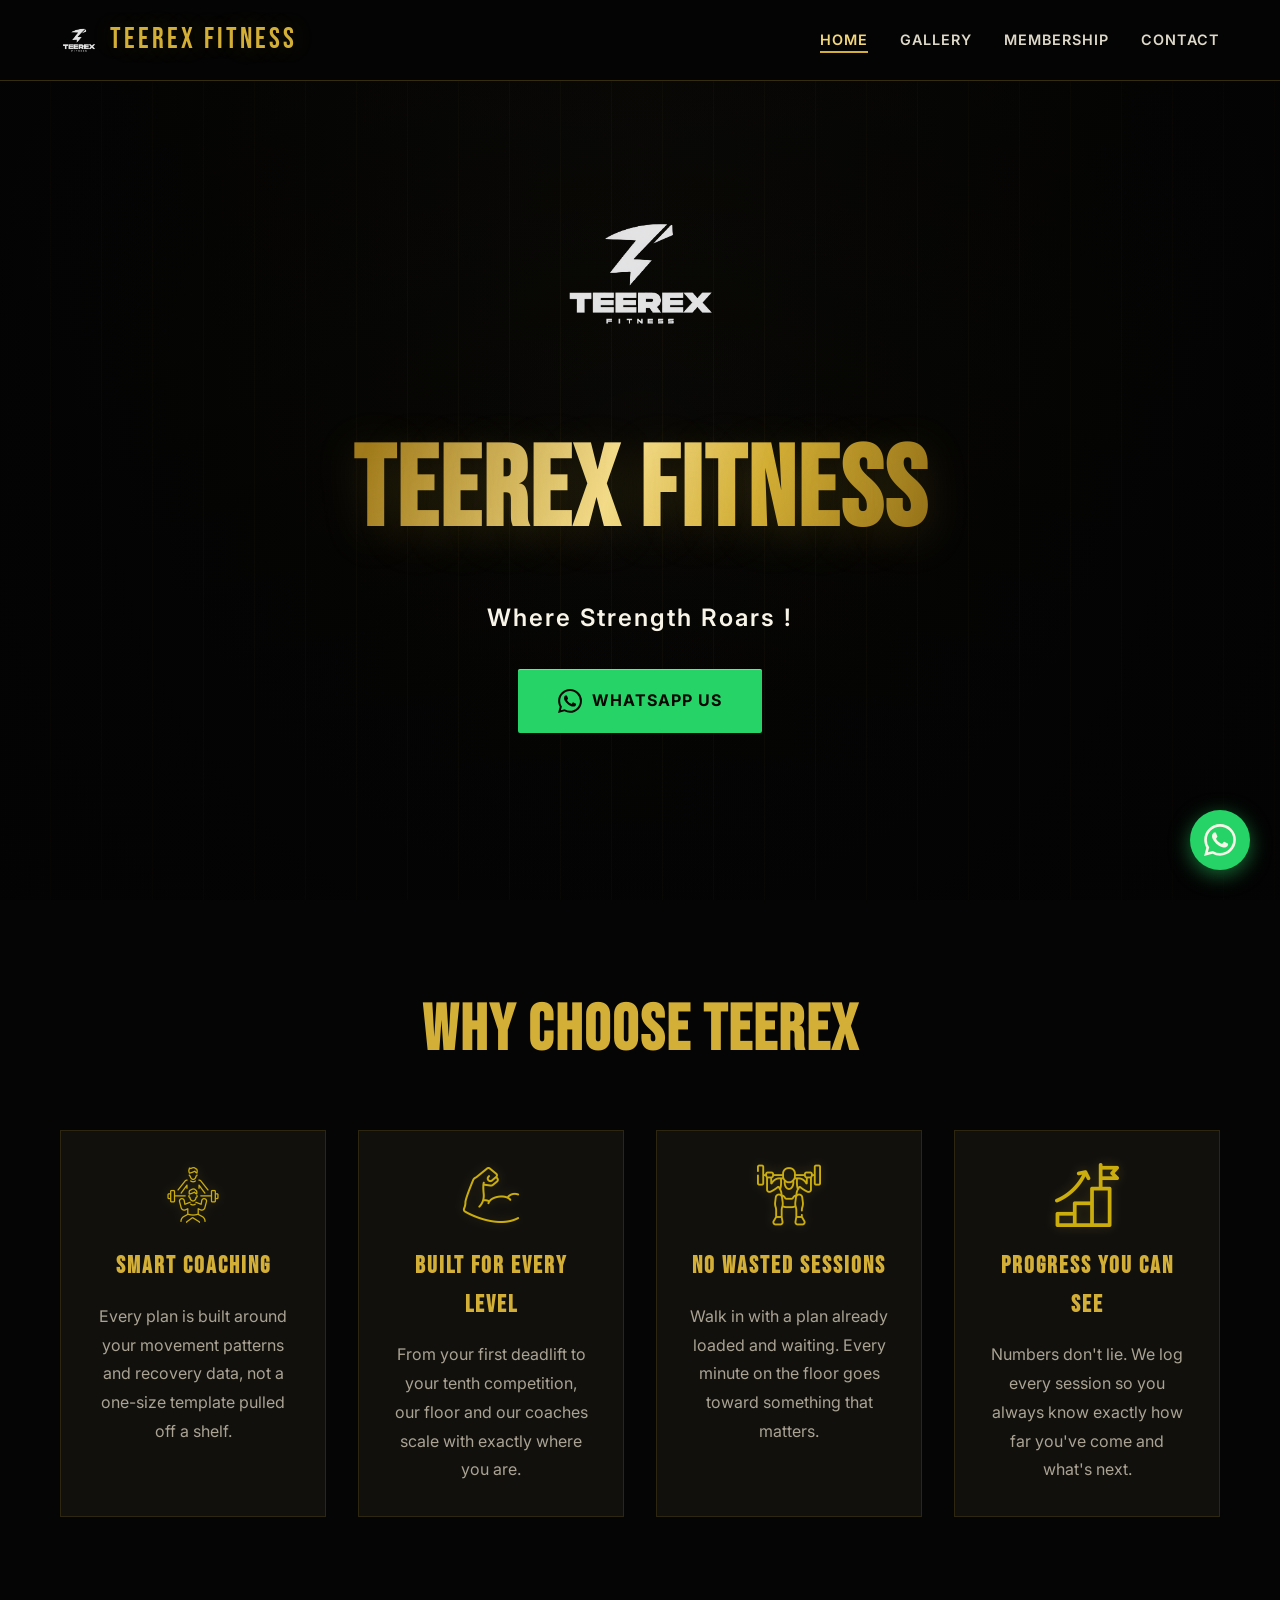
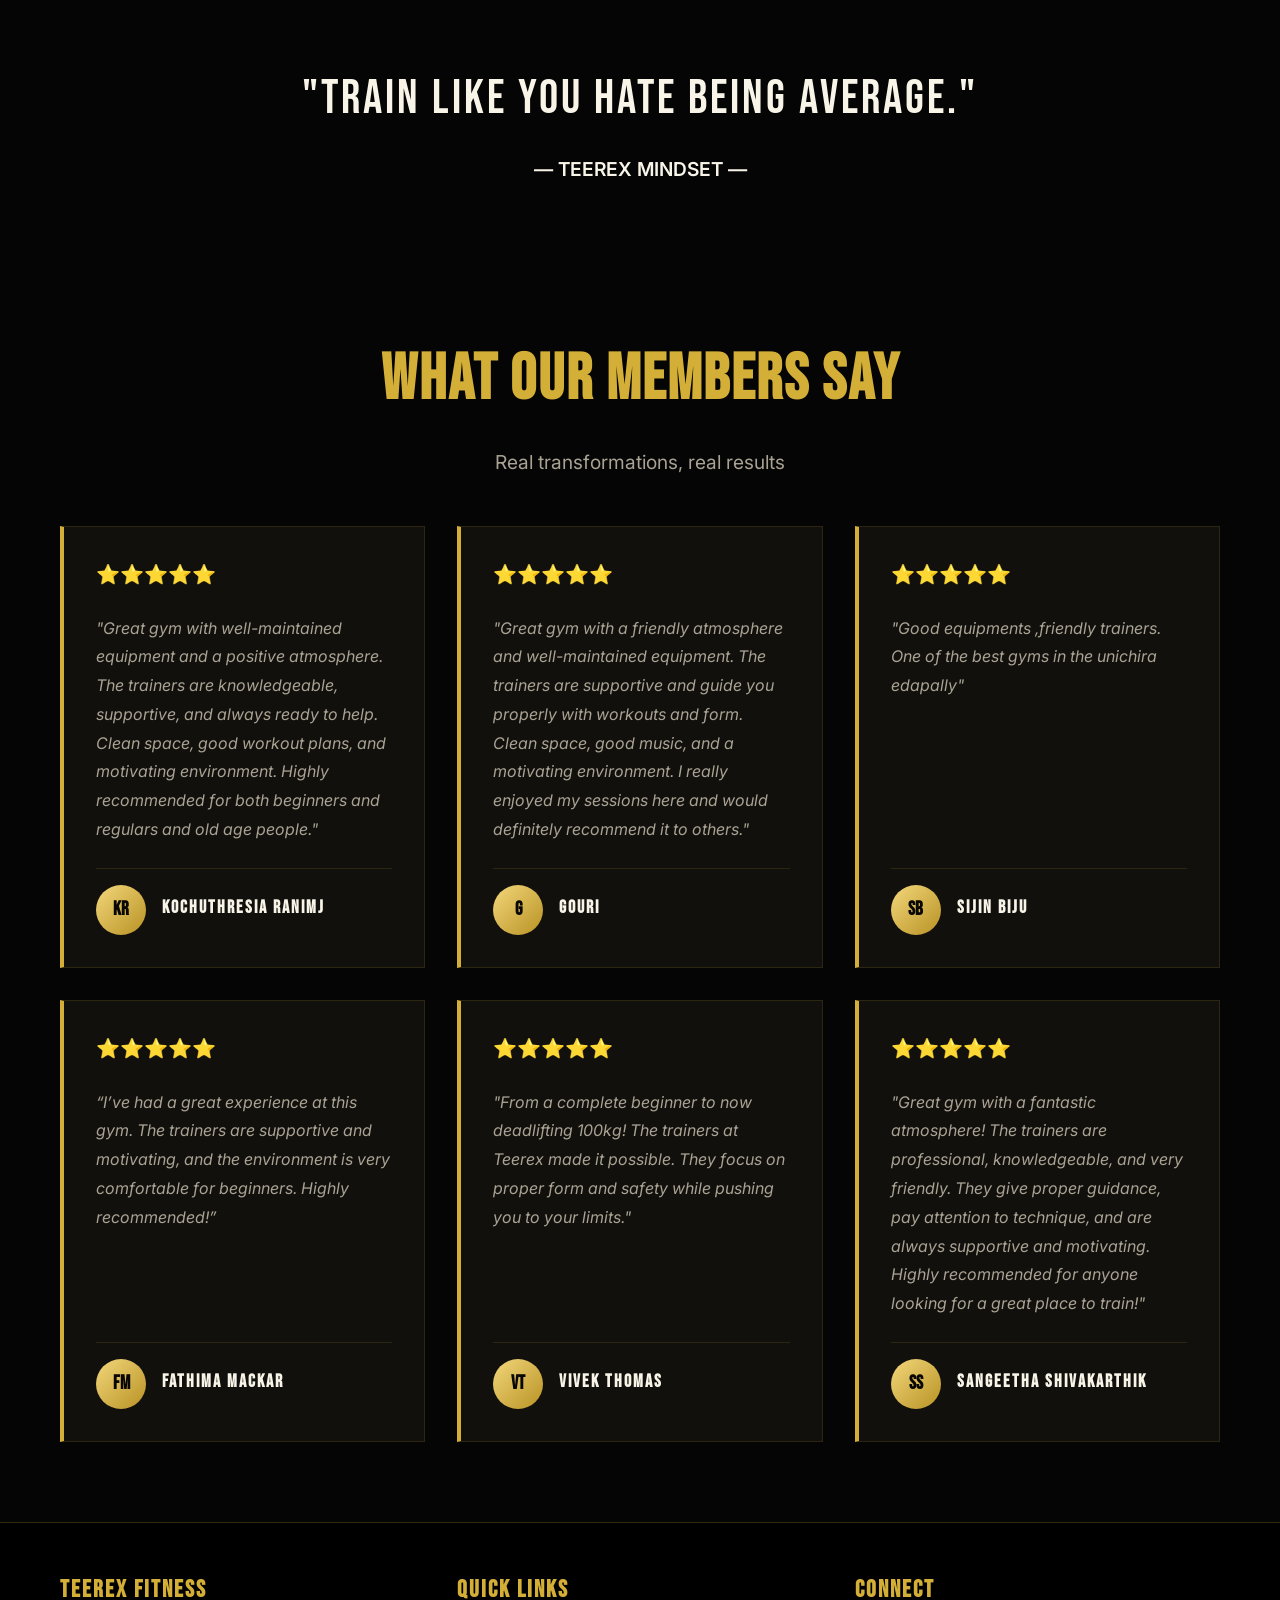
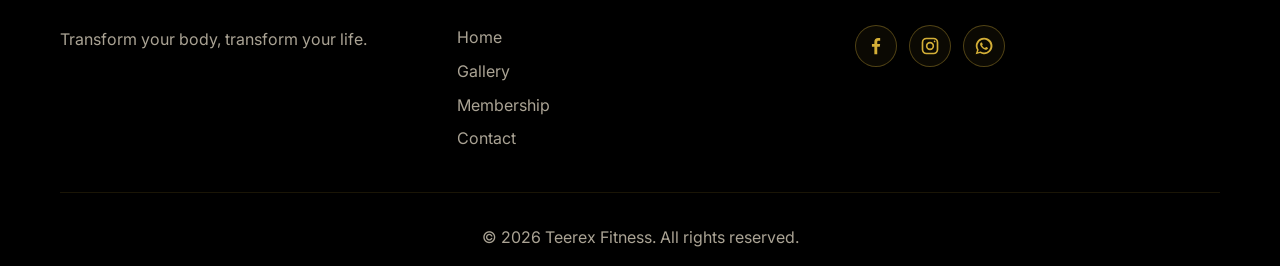
<file: index.html>
<!DOCTYPE html>
<html lang="en">
<head>
    <meta charset="UTF-8">
    <meta name="viewport" content="width=device-width, initial-scale=1.0">
    <title>Teerex Fitness</title>
    <meta name="description" content="Where Strength Roars !">
    <link rel="stylesheet" href="style.css">
    <link rel="preconnect" href="https://fonts.googleapis.com">
    <link rel="preconnect" href="https://fonts.gstatic.com" crossorigin>
    <link href="https://fonts.googleapis.com/css2?family=Bebas+Neue&family=Inter:wght@400;600;700&display=swap" rel="stylesheet">
    <link rel="icon" type="image/png" href="./images/GymLogo-transparent.png">
</head>
<body>
    <!-- Sticky Navigation -->
    <nav class="navbar" id="navbar">
        <div class="container nav-container">
            <div class="logo">
                <img src="images/GymLogo-transparent.png" alt="Teerex Fitness logo">
                <span>TEEREX FITNESS</span>
            </div>
            <button class="hamburger" id="hamburger" aria-label="Toggle menu">
                <span></span>
                <span></span>
                <span></span>
            </button>
            <ul class="nav-links" id="navLinks">
                <li><a href="index.html" class="active">Home</a></li>
                <li><a href="gallery.html">Gallery</a></li>
                <li><a href="membership.html">Membership</a></li>
                <li><a href="contact.html">Contact</a></li>
            </ul>
        </div>
    </nav>

    <!-- Hero Section -->
    <section class="hero">
        <div class="hero-overlay"></div>
        <div class="container hero-content">
            <img class="hero-logo" src="images/GymLogo-transparent.png" alt="Teerex Fitness logo">
            <h1 class="hero-title">TEEREX FITNESS</h1>
            <!-- REPLACE: Update tagline as needed -->
            <p class="hero-tagline">Where Strength Roars !</p>
            <a href="https://wa.me/918075090903" class="btn btn-primary btn-large" target="_blank">
                <svg width="24" height="24" viewBox="0 0 24 24" fill="currentColor">
                    <path d="M17.472 14.382c-.297-.149-1.758-.867-2.03-.967-.273-.099-.471-.148-.67.15-.197.297-.767.966-.94 1.164-.173.199-.347.223-.644.075-.297-.15-1.255-.463-2.39-1.475-.883-.788-1.48-1.761-1.653-2.059-.173-.297-.018-.458.13-.606.134-.133.298-.347.446-.52.149-.174.198-.298.298-.497.099-.198.05-.371-.025-.52-.075-.149-.669-1.612-.916-2.207-.242-.579-.487-.5-.669-.51-.173-.008-.371-.01-.57-.01-.198 0-.52.074-.792.372-.272.297-1.04 1.016-1.04 2.479 0 1.462 1.065 2.875 1.213 3.074.149.198 2.096 3.2 5.077 4.487.709.306 1.262.489 1.694.625.712.227 1.36.195 1.871.118.571-.085 1.758-.719 2.006-1.413.248-.694.248-1.289.173-1.413-.074-.124-.272-.198-.57-.347m-5.421 7.403h-.004a9.87 9.87 0 01-5.031-1.378l-.361-.214-3.741.982.998-3.648-.235-.374a9.86 9.86 0 01-1.51-5.26c.001-5.45 4.436-9.884 9.888-9.884 2.64 0 5.122 1.03 6.988 2.898a9.825 9.825 0 012.893 6.994c-.003 5.45-4.437 9.884-9.885 9.884m8.413-18.297A11.815 11.815 0 0012.05 0C5.495 0 .16 5.335.157 11.892c0 2.096.547 4.142 1.588 5.945L.057 24l6.305-1.654a11.882 11.882 0 005.683 1.448h.005c6.554 0 11.89-5.335 11.893-11.893a11.821 11.821 0 00-3.48-8.413z"/>
                </svg>
                WhatsApp Us
            </a>
        </div>
    </section>

    <!-- Why Choose Us Section -->
    <section class="section why-choose">
        <div class="container">
            <h2 class="section-title">WHY CHOOSE TEEREX</h2>
            <div class="features-grid">
                <!-- REPLACE: Update feature images, titles, and descriptions -->
                <div class="feature-card">
                    <div class="feature-icon"><img src="images/gym-trainer.png" alt="Smart coaching placeholder"></div>
                    <h3>Smart Coaching</h3>
                    <p>Every plan is built around your movement patterns and recovery data, not a one-size template pulled off a shelf.</p>
                </div>
                <div class="feature-card">
                    <div class="feature-icon"><img src="images/strength.png" alt="Every fitness level placeholder"></div>
                    <h3>Built For Every Level</h3>
                    <p>From your first deadlift to your tenth competition, our floor and our coaches scale with exactly where you are.</p>
                </div>
                <div class="feature-card">
                    <div class="feature-icon"><img src="images/weightlifting.png" alt="Efficient workout placeholder"></div>
                    <h3>No Wasted Sessions</h3>
                    <p>Walk in with a plan already loaded and waiting. Every minute on the floor goes toward something that matters.</p>
                </div>
                <div class="feature-card">
                    <div class="feature-icon"><img src="images/goal.png" alt="Progress tracking placeholder"></div>
                    <h3>Progress You Can See</h3>
                    <p>Numbers don't lie. We log every session so you always know exactly how far you've come and what's next.</p>
                </div>
            </div>
        </div>
    </section>

    <!-- Motivational Banner -->
    <section class="motivational-banner">
        <div class="">
            <!-- REPLACE: Update motivational quote -->
            <blockquote class="quote">
                "Train Like You HATE Being Average."
            </blockquote>
            <p class="quote-author">— TEEREX MINDSET —</p>
        </div>
    </section>

    <!-- Testimonials Section -->
    <section class="section testimonials-section">
        <div class="container">
            <h2 class="section-title">WHAT OUR MEMBERS SAY</h2>
            <p class="section-subtitle">Real transformations, real results</p>
            <div class="testimonials-grid">
                <!-- REPLACE: Update testimonial name, content, and details -->
                <div class="testimonial-card">
                    <div class="testimonial-stars">⭐⭐⭐⭐⭐</div>
                    <p class="testimonial-text">"Great gym with well-maintained equipment and a positive atmosphere. The trainers are knowledgeable, supportive, and always ready to help. Clean space, good workout plans, and motivating environment. Highly recommended for both beginners and regulars and old age people."</p>
                    <div class="testimonial-author">
                        <div class="author-avatar">KR</div>
                        <div class="author-info">
                            <h4>Kochuthresia ranimj</h4>
                        </div>
                    </div>
                </div>

                <!-- REPLACE: Update testimonial name, content, and details -->
                <div class="testimonial-card">
                    <div class="testimonial-stars">⭐⭐⭐⭐⭐</div>
                    <p class="testimonial-text">"Great gym with a friendly atmosphere and well-maintained equipment. The trainers are supportive and guide you properly with workouts and form. Clean space, good music, and a motivating environment. I really enjoyed my sessions here and would definitely recommend it to others."</p>
                    <div class="testimonial-author">
                        <div class="author-avatar">G</div>
                        <div class="author-info">
                            <h4>Gouri</h4>
                        </div>
                    </div>
                </div>

                <!-- REPLACE: Update testimonial name, content, and details -->
                <div class="testimonial-card">
                    <div class="testimonial-stars">⭐⭐⭐⭐⭐</div>
                    <p class="testimonial-text">"Good equipments ,friendly trainers. One of the best gyms in the unichira edapally"</p>
                    <div class="testimonial-author">
                        <div class="author-avatar">SB</div>
                        <div class="author-info">
                            <h4>Sijin Biju</h4>
                        </div>
                    </div>
                </div>

                <!-- REPLACE: Update testimonial name, content, and details -->
                <div class="testimonial-card">
                    <div class="testimonial-stars">⭐⭐⭐⭐⭐</div>
                    <p class="testimonial-text">“I’ve had a great experience at this gym. The trainers are supportive and motivating, and the environment is very comfortable for beginners. Highly recommended!”</p>
                    <div class="testimonial-author">
                        <div class="author-avatar">FM</div>
                        <div class="author-info">
                            <h4>Fathima Mackar</h4>
                        </div>
                    </div>
                </div>

                <!-- REPLACE: Update testimonial name, content, and details -->
                <div class="testimonial-card">
                    <div class="testimonial-stars">⭐⭐⭐⭐⭐</div>
                    <p class="testimonial-text">"From a complete beginner to now deadlifting 100kg! The trainers at Teerex made it possible. They focus on proper form and safety while pushing you to your limits."</p>
                    <div class="testimonial-author">
                        <div class="author-avatar">VT</div>
                        <div class="author-info">
                            <h4>Vivek Thomas</h4>
                        </div>
                    </div>
                </div>

                <!-- REPLACE: Update testimonial name, content, and details -->
                <div class="testimonial-card">
                    <div class="testimonial-stars">⭐⭐⭐⭐⭐</div>
                    <p class="testimonial-text">"Great gym with a fantastic atmosphere! The trainers are professional, knowledgeable, and very friendly. They give proper guidance, pay attention to technique, and are always supportive and motivating. Highly recommended for anyone looking for a great place to train!"</p>
                    <div class="testimonial-author">
                        <div class="author-avatar">SS</div>
                        <div class="author-info">
                            <h4>Sangeetha Shivakarthik</h4>
                        </div>
                    </div>
                </div>
            </div>
        </div>
    </section>

    

    <!-- Sticky WhatsApp Button -->
    <a href="https://wa.me/918075090903" class="whatsapp-sticky" target="_blank" aria-label="Contact us on WhatsApp">
        <svg width="32" height="32" viewBox="0 0 24 24" fill="currentColor">
            <path d="M17.472 14.382c-.297-.149-1.758-.867-2.03-.967-.273-.099-.471-.148-.67.15-.197.297-.767.966-.94 1.164-.173.199-.347.223-.644.075-.297-.15-1.255-.463-2.39-1.475-.883-.788-1.48-1.761-1.653-2.059-.173-.297-.018-.458.13-.606.134-.133.298-.347.446-.52.149-.174.198-.298.298-.497.099-.198.05-.371-.025-.52-.075-.149-.669-1.612-.916-2.207-.242-.579-.487-.5-.669-.51-.173-.008-.371-.01-.57-.01-.198 0-.52.074-.792.372-.272.297-1.04 1.016-1.04 2.479 0 1.462 1.065 2.875 1.213 3.074.149.198 2.096 3.2 5.077 4.487.709.306 1.262.489 1.694.625.712.227 1.36.195 1.871.118.571-.085 1.758-.719 2.006-1.413.248-.694.248-1.289.173-1.413-.074-.124-.272-.198-.57-.347m-5.421 7.403h-.004a9.87 9.87 0 01-5.031-1.378l-.361-.214-3.741.982.998-3.648-.235-.374a9.86 9.86 0 01-1.51-5.26c.001-5.45 4.436-9.884 9.888-9.884 2.64 0 5.122 1.03 6.988 2.898a9.825 9.825 0 012.893 6.994c-.003 5.45-4.437 9.884-9.885 9.884m8.413-18.297A11.815 11.815 0 0012.05 0C5.495 0 .16 5.335.157 11.892c0 2.096.547 4.142 1.588 5.945L.057 24l6.305-1.654a11.882 11.882 0 005.683 1.448h.005c6.554 0 11.89-5.335 11.893-11.893a11.821 11.821 0 00-3.48-8.413z"/>
        </svg>
    </a>

    <!-- Footer -->
    <footer class="footer">
        <div class="container">
            <div class="footer-content">
                <div class="footer-section">
                    <h4>TEEREX FITNESS</h4>
                    <p>Transform your body, transform your life.</p>
                </div>
                <div class="footer-section">
                    <h4>Quick Links</h4>
                    <ul>
                        <li><a href="index.html">Home</a></li>
                        <li><a href="gallery.html">Gallery</a></li>
                        <li><a href="membership.html">Membership</a></li>
                        <li><a href="contact.html">Contact</a></li>
                    </ul>
                </div>
                <div class="footer-section">
                    <h4>Connect</h4>
                    <div class="social-icons">
                        <!-- REPLACE: Add your actual Facebook and Instagram profile links -->
                        <a href="https://www.facebook.com/share/1c6NTi8Nqt/?mibextid=wwXIfr" aria-label="Facebook">
                            <svg viewBox="0 0 24 24" aria-hidden="true"><path d="M13.5 22v-9h3l.45-3.5H13.5V7.26c0-1.01.28-1.7 1.73-1.7H17V2.43c-.31-.04-1.37-.13-2.61-.13-2.58 0-4.35 1.58-4.35 4.48V9.5H7.12V13h2.92v9h3.46Z"/></svg>
                        </a>
                        <a href="https://www.instagram.com/teerexfitness/" aria-label="Instagram">
                            <svg viewBox="0 0 24 24" aria-hidden="true"><path d="M7.75 2h8.5A5.76 5.76 0 0 1 22 7.75v8.5A5.76 5.76 0 0 1 16.25 22h-8.5A5.76 5.76 0 0 1 2 16.25v-8.5A5.76 5.76 0 0 1 7.75 2Zm0 2A3.75 3.75 0 0 0 4 7.75v8.5A3.75 3.75 0 0 0 7.75 20h8.5A3.75 3.75 0 0 0 20 16.25v-8.5A3.75 3.75 0 0 0 16.25 4h-8.5ZM17.5 5.5a1 1 0 1 1 0 2 1 1 0 0 1 0-2ZM12 7a5 5 0 1 1 0 10 5 5 0 0 1 0-10Zm0 2a3 3 0 1 0 0 6 3 3 0 0 0 0-6Z"/></svg>
                        </a>
                        <a href="https://wa.me/918075090903" target="_blank" rel="noopener noreferrer" aria-label="WhatsApp">
                            <svg viewBox="0 0 24 24" aria-hidden="true"><path d="M12.04 2a9.84 9.84 0 0 0-8.42 14.93L2 22l5.23-1.56A9.9 9.9 0 1 0 12.04 2Zm0 17.8a7.8 7.8 0 0 1-3.97-1.09l-.28-.17-3.1.92.94-3.02-.19-.3A7.75 7.75 0 1 1 12.04 19.8Zm4.27-5.82c-.23-.12-1.38-.68-1.6-.76-.21-.08-.37-.12-.52.12-.16.23-.61.76-.74.92-.14.15-.27.17-.51.05-.23-.12-.99-.36-1.88-1.16a7.03 7.03 0 0 1-1.3-1.62c-.14-.23-.02-.36.1-.48.11-.1.24-.27.35-.41.12-.13.16-.23.24-.39.08-.15.04-.29-.02-.41-.06-.12-.53-1.27-.72-1.74-.19-.46-.39-.39-.53-.4h-.45c-.15 0-.41.06-.62.29-.22.24-.82.8-.82 1.95 0 1.15.84 2.26.95 2.42.12.15 1.65 2.52 4 3.53.56.24.99.38 1.33.49.56.18 1.07.15 1.48.09.45-.07 1.38-.57 1.58-1.11.19-.55.19-1.02.13-1.11-.06-.1-.22-.16-.45-.28Z"/></svg>
                        </a>
                    </div>
                </div>
            </div>
            <div class="footer-bottom">
                <p>&copy; 2026 Teerex Fitness. All rights reserved.</p>
            </div>
        </div>
    </footer>

    <script src="main.js"></script>
</body>
</html>
</file>
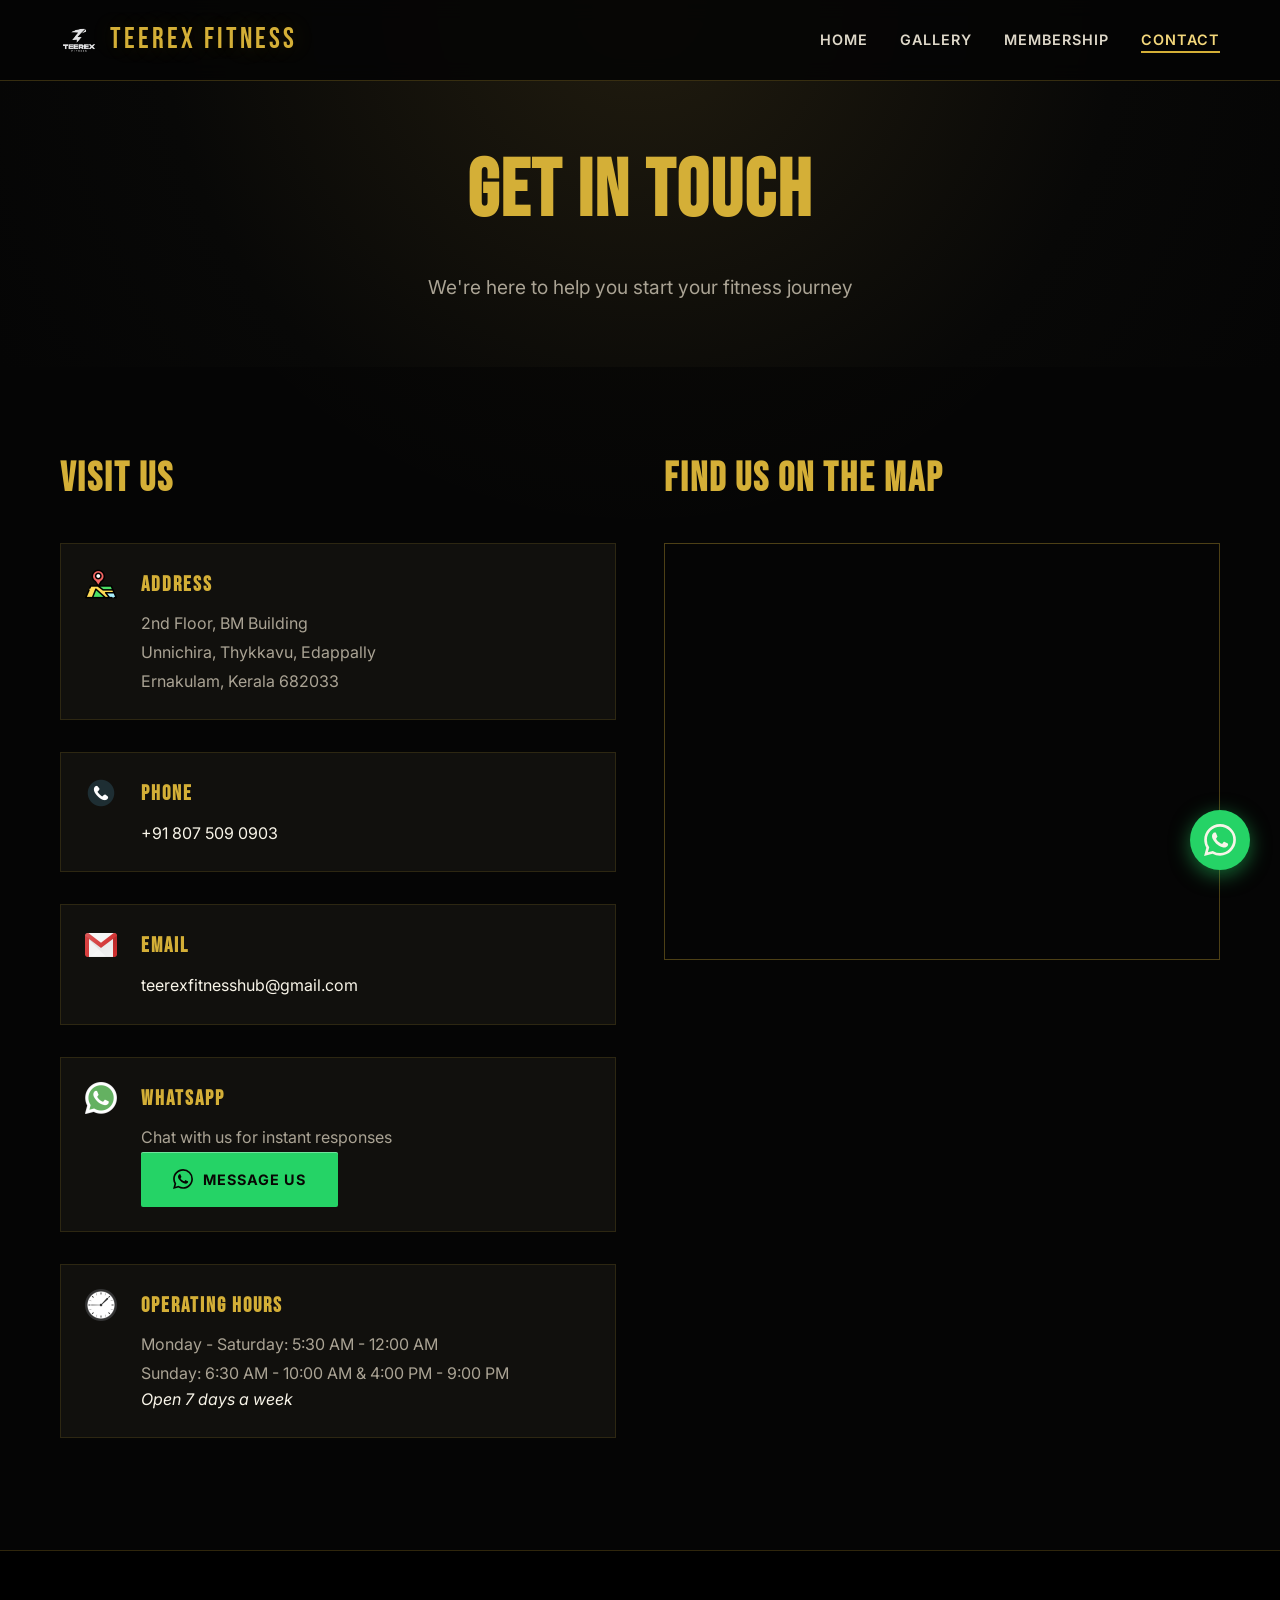
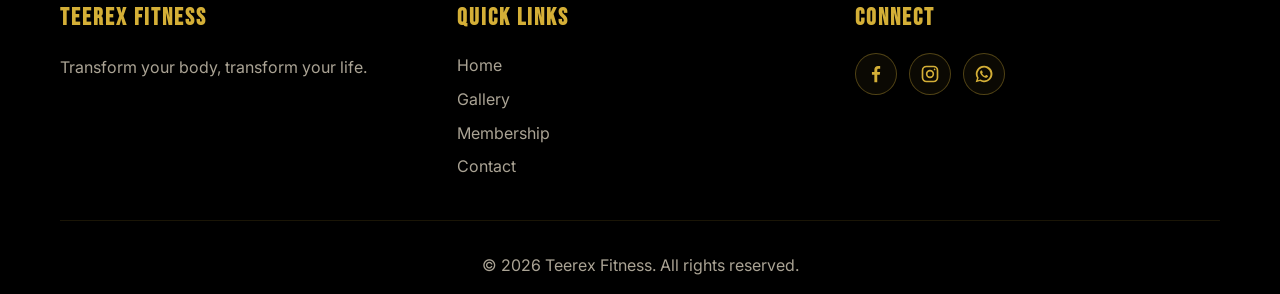
<file: contact.html>
<!DOCTYPE html>
<html lang="en">
<head>
    <meta charset="UTF-8">
    <meta name="viewport" content="width=device-width, initial-scale=1.0">
    <title>Contact Us - Teerex Fitness</title>
    <link rel="stylesheet" href="style.css">
    <link rel="preconnect" href="https://fonts.googleapis.com">
    <link rel="preconnect" href="https://fonts.gstatic.com" crossorigin>
    <link href="https://fonts.googleapis.com/css2?family=Bebas+Neue&family=Inter:wght@400;600;700&display=swap" rel="stylesheet">
</head>
<body class="contact-page">
    <!-- Sticky Navigation -->
    <nav class="navbar" id="navbar">
        <div class="container nav-container">
            <div class="logo">
                <img src="images/GymLogo-transparent.png" alt="Teerex Fitness logo">
                <span>TEEREX FITNESS</span>
            </div>
             <button class="hamburger" id="hamburger" aria-label="Toggle menu">
                <span></span>
                <span></span>
                <span></span>
            </button>
            <ul class="nav-links" id="navLinks">
                <li><a href="index.html">Home</a></li>
                <li><a href="gallery.html">Gallery</a></li>
                <li><a href="membership.html">Membership</a></li>
                <li><a href="contact.html" class="active">Contact</a></li>
            </ul>
        </div>
    </nav>

    <!-- Page Header -->
    <section class="page-header">
        <div class="container">
            <h1 class="page-title">GET IN TOUCH</h1>
            <p class="page-subtitle">We're here to help you start your fitness journey</p>
        </div>
    </section>

    <!-- Contact Section -->
    <section class="section contact-section">
        <div class="container">
            <div class="contact-grid">
                <div class="contact-info">
                    <h2>VISIT US</h2>
                    
                    <div class="contact-item">
                        <div class="contact-icon">
                            <img src="images/map.png" alt="Address icon">
                        </div>
                        <div>
                            <h3>Address</h3>
                            <p>2nd Floor, BM Building<br>Unnichira, Thykkavu, Edappally<br>Ernakulam, Kerala 682033</p>
                        </div>
                    </div>

                    <div class="contact-item">
                        <div class="contact-icon">
                            <img src="images/phone.png" alt="Phone icon">
                        </div>
                        <div>
                            <h3>Phone</h3>
                            <p><a href="tel:+918075090903">+91 807 509 0903</a></p>
                        </div>
                    </div>

                    <!-- REPLACE: Update with actual email -->
                    <div class="contact-item">
                        <div class="contact-icon">
                            <img src="images/logo.png" alt="Email icon">
                        </div>
                        <div>
                            <h3>Email</h3>
                            <p><a href="mailto:teerexfitnesshub@gmail.com">teerexfitnesshub@gmail.com</a></p>
                        </div>
                    </div>

                    <div class="contact-item">
                        <div class="contact-icon">
                            <img src="images/whatsapp.png" alt="WhatsApp icon">
                        </div>
                        <div>
                            <h3>WhatsApp</h3>
                            <p>Chat with us for instant responses</p>
                            <a href="https://wa.me/918075090903" class="btn btn-primary" target="_blank">
                                <svg width="20" height="20" viewBox="0 0 24 24" fill="currentColor">
                                    <path d="M17.472 14.382c-.297-.149-1.758-.867-2.03-.967-.273-.099-.471-.148-.67.15-.197.297-.767.966-.94 1.164-.173.199-.347.223-.644.075-.297-.15-1.255-.463-2.39-1.475-.883-.788-1.48-1.761-1.653-2.059-.173-.297-.018-.458.13-.606.134-.133.298-.347.446-.52.149-.174.198-.298.298-.497.099-.198.05-.371-.025-.52-.075-.149-.669-1.612-.916-2.207-.242-.579-.487-.5-.669-.51-.173-.008-.371-.01-.57-.01-.198 0-.52.074-.792.372-.272.297-1.04 1.016-1.04 2.479 0 1.462 1.065 2.875 1.213 3.074.149.198 2.096 3.2 5.077 4.487.709.306 1.262.489 1.694.625.712.227 1.36.195 1.871.118.571-.085 1.758-.719 2.006-1.413.248-.694.248-1.289.173-1.413-.074-.124-.272-.198-.57-.347m-5.421 7.403h-.004a9.87 9.87 0 01-5.031-1.378l-.361-.214-3.741.982.998-3.648-.235-.374a9.86 9.86 0 01-1.51-5.26c.001-5.45 4.436-9.884 9.888-9.884 2.64 0 5.122 1.03 6.988 2.898a9.825 9.825 0 012.893 6.994c-.003 5.45-4.437 9.884-9.885 9.884m8.413-18.297A11.815 11.815 0 0012.05 0C5.495 0 .16 5.335.157 11.892c0 2.096.547 4.142 1.588 5.945L.057 24l6.305-1.654a11.882 11.882 0 005.683 1.448h.005c6.554 0 11.89-5.335 11.893-11.893a11.821 11.821 0 00-3.48-8.413z"/>
                                </svg>
                                Message Us
                            </a>
                        </div>
                    </div>

                    <div class="contact-item">
                        <div class="contact-icon">
                            <img src="images/watch.png" alt="Watch icon">
                        </div>
                        <div>
                            <h3>Operating Hours</h3>
                            <p>Monday - Saturday: 5:30 AM - 12:00 AM<br>
                            Sunday: 6:30 AM - 10:00 AM &amp; 4:00 PM - 9:00 PM</p>
                            <em>Open 7 days a week</em>
                        </div>
                    </div>
                </div>

                <div class="contact-map">
                    <h2>FIND US ON THE MAP</h2>
                    <!-- REPLACE: Update with actual Google Maps embed URL for your exact location -->
                    <div class="map-container">
                        <iframe src="https://www.google.com/maps/embed?pb=!1m18!1m12!1m3!1d3928.837699520671!2d76.31591597537282!3d10.030248572512807!2m3!1f0!2f0!3f0!3m2!1i1024!2i768!4f13.1!3m3!1m2!1s0x3b080d448a088895%3A0xfff744cca9f1dc3f!2sTeerex%20Fitness!5e0!3m2!1sen!2sin!4v1776975196945!5m2!1sen!2sin" title="Teerex Fitness location" style="border:0;" allowfullscreen="" loading="lazy" referrerpolicy="no-referrer-when-downgrade"></iframe>
                    </div>
                </div>
            </div>
        </div>
    </section>

    <!-- Sticky WhatsApp Button -->
    <a href="https://wa.me/918075090903" class="whatsapp-sticky" target="_blank" aria-label="Contact us on WhatsApp">
        <svg width="32" height="32" viewBox="0 0 24 24" fill="currentColor">
            <path d="M17.472 14.382c-.297-.149-1.758-.867-2.03-.967-.273-.099-.471-.148-.67.15-.197.297-.767.966-.94 1.164-.173.199-.347.223-.644.075-.297-.15-1.255-.463-2.39-1.475-.883-.788-1.48-1.761-1.653-2.059-.173-.297-.018-.458.13-.606.134-.133.298-.347.446-.52.149-.174.198-.298.298-.497.099-.198.05-.371-.025-.52-.075-.149-.669-1.612-.916-2.207-.242-.579-.487-.5-.669-.51-.173-.008-.371-.01-.57-.01-.198 0-.52.074-.792.372-.272.297-1.04 1.016-1.04 2.479 0 1.462 1.065 2.875 1.213 3.074.149.198 2.096 3.2 5.077 4.487.709.306 1.262.489 1.694.625.712.227 1.36.195 1.871.118.571-.085 1.758-.719 2.006-1.413.248-.694.248-1.289.173-1.413-.074-.124-.272-.198-.57-.347m-5.421 7.403h-.004a9.87 9.87 0 01-5.031-1.378l-.361-.214-3.741.982.998-3.648-.235-.374a9.86 9.86 0 01-1.51-5.26c.001-5.45 4.436-9.884 9.888-9.884 2.64 0 5.122 1.03 6.988 2.898a9.825 9.825 0 012.893 6.994c-.003 5.45-4.437 9.884-9.885 9.884m8.413-18.297A11.815 11.815 0 0012.05 0C5.495 0 .16 5.335.157 11.892c0 2.096.547 4.142 1.588 5.945L.057 24l6.305-1.654a11.882 11.882 0 005.683 1.448h.005c6.554 0 11.89-5.335 11.893-11.893a11.821 11.821 0 00-3.48-8.413z"/>
        </svg>
    </a>

    <!-- Footer -->
    <footer class="footer">
        <div class="container">
            <div class="footer-content">
                <div class="footer-section">
                    <h4>TEEREX FITNESS</h4>
                    <p>Transform your body, transform your life.</p>
                </div>
                <div class="footer-section">
                    <h4>Quick Links</h4>
                    <ul>
                        <li><a href="index.html">Home</a></li>
                        <li><a href="gallery.html">Gallery</a></li>
                        <li><a href="membership.html">Membership</a></li>
                        <li><a href="contact.html">Contact</a></li>
                    </ul>
                </div>
                <div class="footer-section">
                    <h4>Connect</h4>
                    <div class="social-icons">
                        <!-- REPLACE: Add your actual Facebook and Instagram profile links -->
                        <a href="https://www.facebook.com/share/1c6NTi8Nqt/?mibextid=wwXIfr" aria-label="Facebook">
                            <svg viewBox="0 0 24 24" aria-hidden="true"><path d="M13.5 22v-9h3l.45-3.5H13.5V7.26c0-1.01.28-1.7 1.73-1.7H17V2.43c-.31-.04-1.37-.13-2.61-.13-2.58 0-4.35 1.58-4.35 4.48V9.5H7.12V13h2.92v9h3.46Z"/></svg>
                        </a>
                        <a href="https://www.instagram.com/teerexfitness/" aria-label="Instagram">
                            <svg viewBox="0 0 24 24" aria-hidden="true"><path d="M7.75 2h8.5A5.76 5.76 0 0 1 22 7.75v8.5A5.76 5.76 0 0 1 16.25 22h-8.5A5.76 5.76 0 0 1 2 16.25v-8.5A5.76 5.76 0 0 1 7.75 2Zm0 2A3.75 3.75 0 0 0 4 7.75v8.5A3.75 3.75 0 0 0 7.75 20h8.5A3.75 3.75 0 0 0 20 16.25v-8.5A3.75 3.75 0 0 0 16.25 4h-8.5ZM17.5 5.5a1 1 0 1 1 0 2 1 1 0 0 1 0-2ZM12 7a5 5 0 1 1 0 10 5 5 0 0 1 0-10Zm0 2a3 3 0 1 0 0 6 3 3 0 0 0 0-6Z"/></svg>
                        </a>
                        <a href="https://wa.me/918075090903" target="_blank" rel="noopener noreferrer" aria-label="WhatsApp">
                            <svg viewBox="0 0 24 24" aria-hidden="true"><path d="M12.04 2a9.84 9.84 0 0 0-8.42 14.93L2 22l5.23-1.56A9.9 9.9 0 1 0 12.04 2Zm0 17.8a7.8 7.8 0 0 1-3.97-1.09l-.28-.17-3.1.92.94-3.02-.19-.3A7.75 7.75 0 1 1 12.04 19.8Zm4.27-5.82c-.23-.12-1.38-.68-1.6-.76-.21-.08-.37-.12-.52.12-.16.23-.61.76-.74.92-.14.15-.27.17-.51.05-.23-.12-.99-.36-1.88-1.16a7.03 7.03 0 0 1-1.3-1.62c-.14-.23-.02-.36.1-.48.11-.1.24-.27.35-.41.12-.13.16-.23.24-.39.08-.15.04-.29-.02-.41-.06-.12-.53-1.27-.72-1.74-.19-.46-.39-.39-.53-.4h-.45c-.15 0-.41.06-.62.29-.22.24-.82.8-.82 1.95 0 1.15.84 2.26.95 2.42.12.15 1.65 2.52 4 3.53.56.24.99.38 1.33.49.56.18 1.07.15 1.48.09.45-.07 1.38-.57 1.58-1.11.19-.55.19-1.02.13-1.11-.06-.1-.22-.16-.45-.28Z"/></svg>
                        </a>
                    </div>
                </div>
            </div>
            <div class="footer-bottom">
                <p>&copy; 2026 Teerex Fitness. All rights reserved.</p>
            </div>
        </div>
    </footer>

    <script src="main.js"></script>
</body>
</html>
</file>
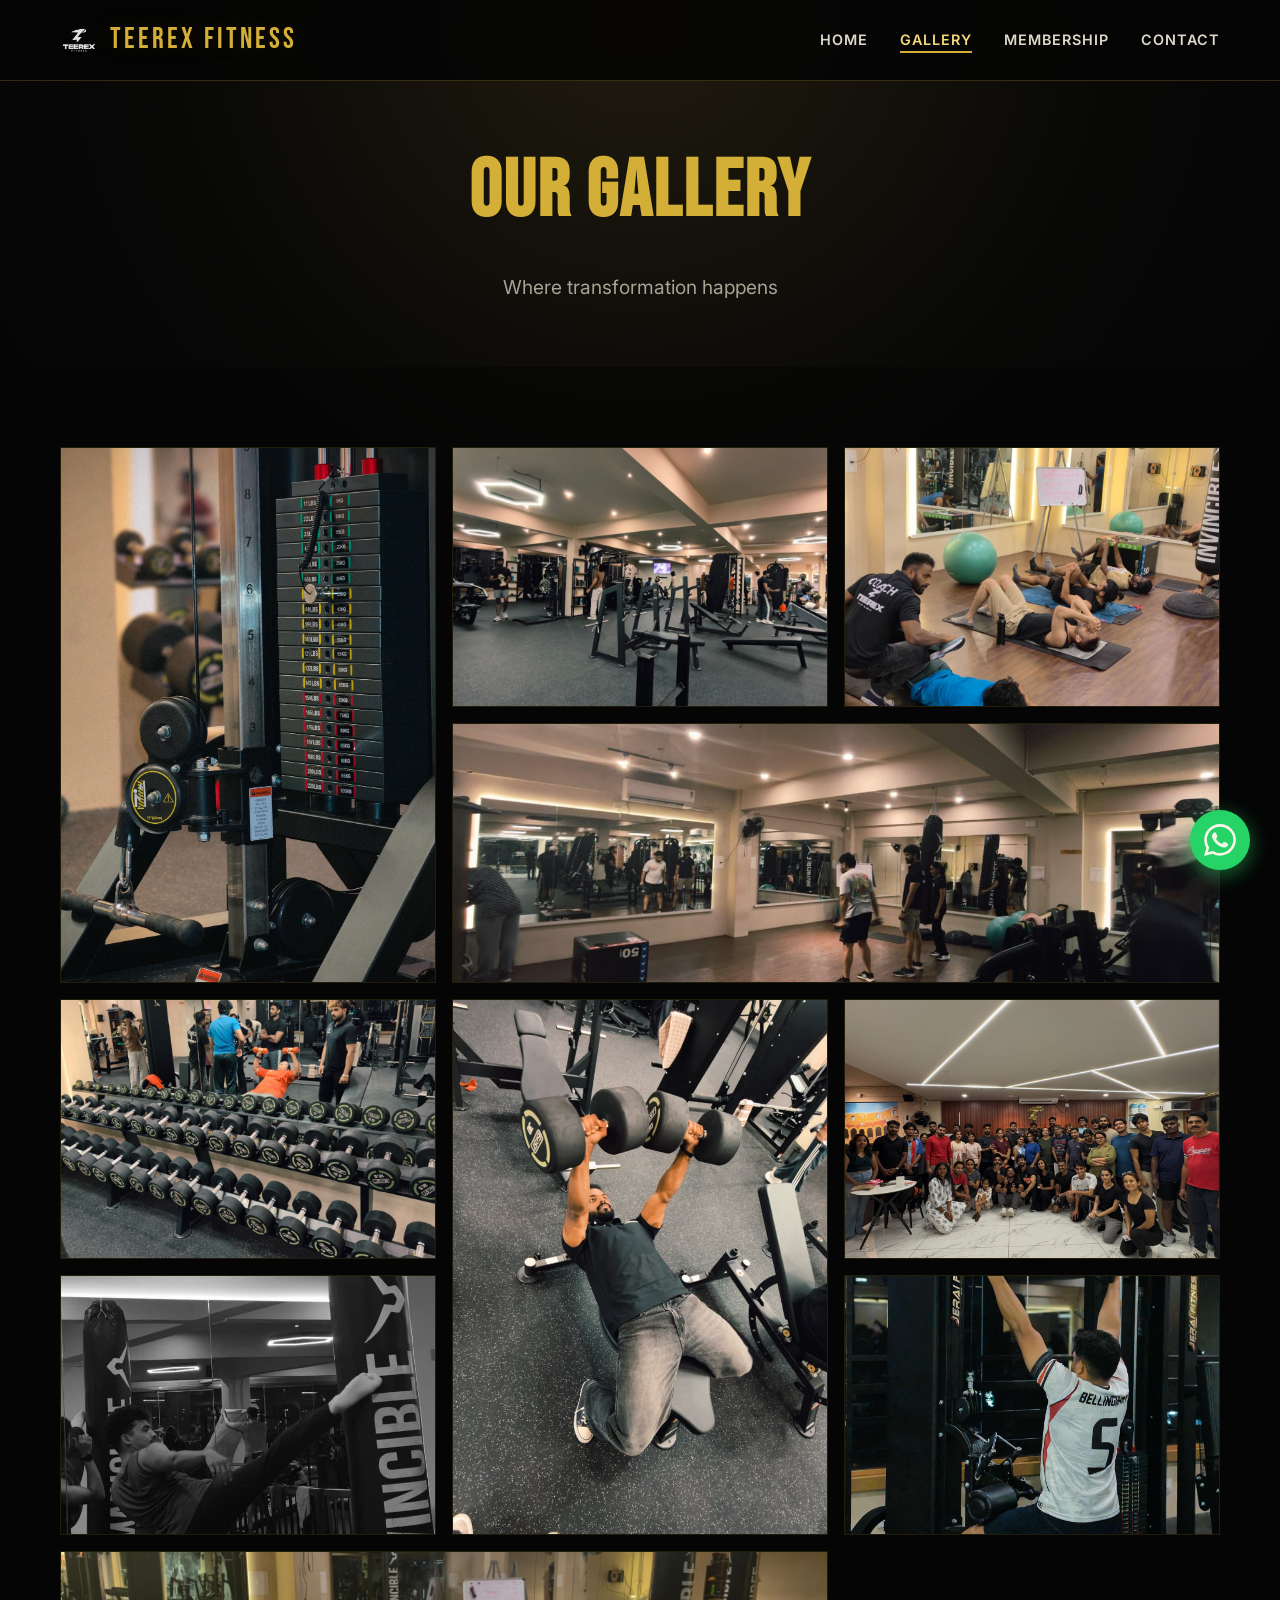
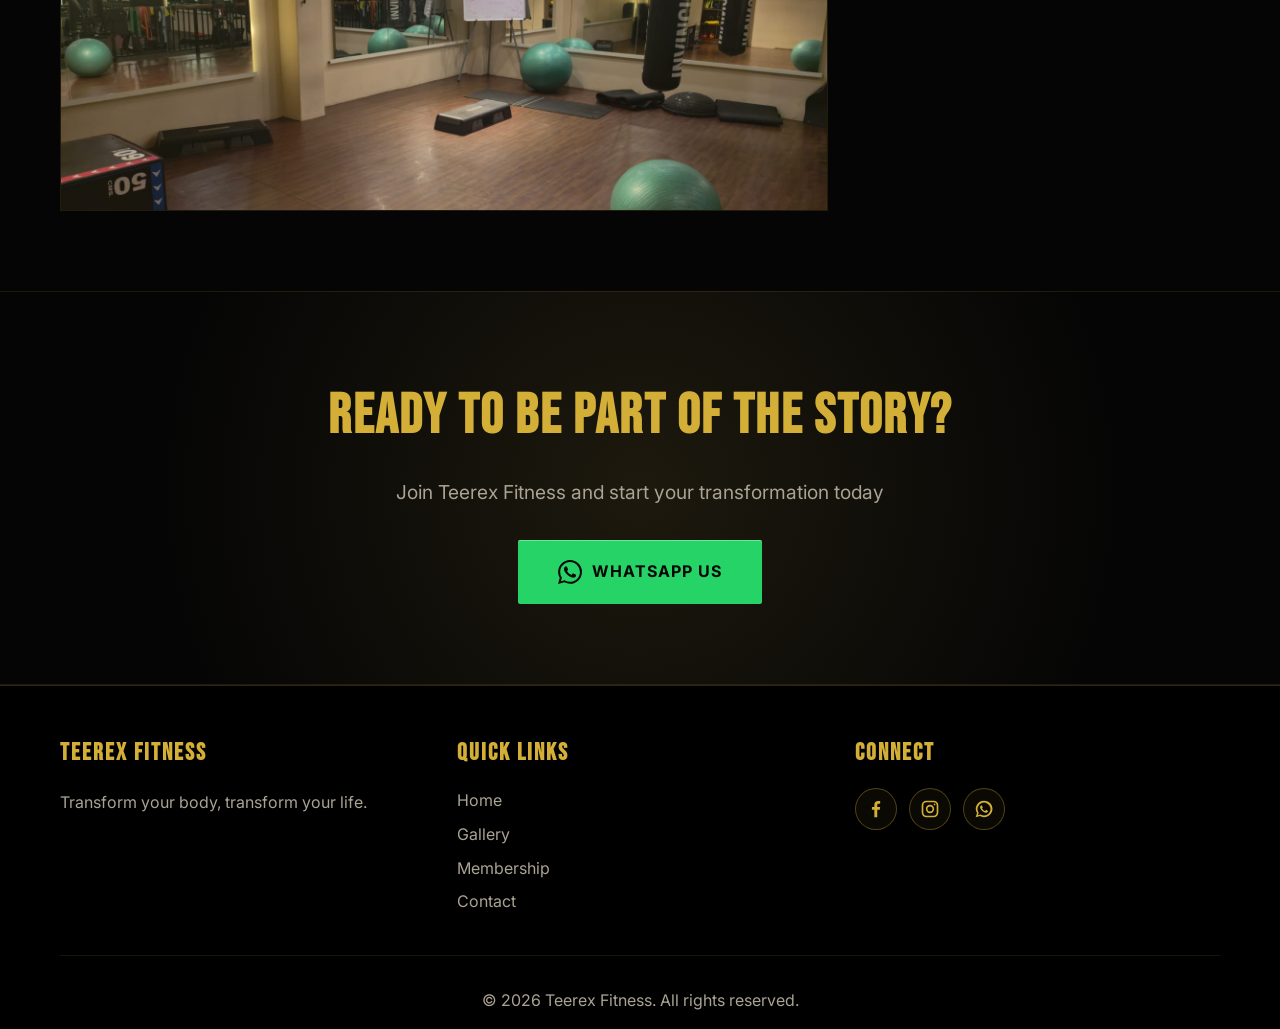
<file: gallery.html>
<!DOCTYPE html>
<html lang="en">
<head>
    <meta charset="UTF-8">
    <meta name="viewport" content="width=device-width, initial-scale=1.0">
    <title>Gallery - Teerex Fitness</title>
    <link rel="stylesheet" href="style.css">
    <link rel="preconnect" href="https://fonts.googleapis.com">
    <link rel="preconnect" href="https://fonts.gstatic.com" crossorigin>
    <link href="https://fonts.googleapis.com/css2?family=Bebas+Neue&family=Inter:wght@400;600;700&display=swap" rel="stylesheet">
</head>
<body class="gallery-page">
    <!-- Sticky Navigation -->
    <nav class="navbar" id="navbar">
        <div class="container nav-container">
            <div class="logo">
                <img src="images/GymLogo-transparent.png" alt="Teerex Fitness logo">
                <span>TEEREX FITNESS</span>
            </div>
            <button class="hamburger" id="hamburger" aria-label="Toggle menu">
                <span></span>
                <span></span>
                <span></span>
            </button>
            <ul class="nav-links" id="navLinks">
                <li><a href="index.html">Home</a></li>
                <li><a href="gallery.html" class="active">Gallery</a></li>
                <li><a href="membership.html">Membership</a></li>
                <li><a href="contact.html">Contact</a></li>
            </ul>
        </div>
    </nav>

    <!-- Page Header -->
    <section class="page-header">
        <div class="container">
            <h1 class="page-title">OUR GALLERY</h1>
            <p class="page-subtitle">Where transformation happens</p>
        </div>
    </section>

    <!-- Gallery Grid -->
    <section class="section gallery-section">
        <div class="container">
            <div class="gallery-grid">
                <div class="gallery-item tall">
                    <img src="./images/IMG_20260911_185432.jpg" alt="Gym floor view">
                </div>
                <div class="gallery-item">
                    <img src="./images/WhatsApp Image 2026-09-18 at 21.51.26.jpeg" alt="Training equipment">
                </div>
                <div class="gallery-item">
                    <img src="./images/WhatsApp Image 2026-09-18 at 21.51.19.jpeg" alt="Personal training session">
                </div>
                <div class="gallery-item wide">
                    <img src="./images/WhatsApp Image 2026-09-26 at 10.21.31.jpeg" alt="Cardio zone">
                </div>
                <div class="gallery-item">
                    <img src="./images/WhatsApp Image 2026-09-18 at 21.51.21.jpeg" alt="Weight training area">
                </div>
                <div class="gallery-item tall">
                    <img src="./images/WhatsApp Image 2026-09-18 at 21.51.22.jpeg" alt="Strength training">
                </div>
                <div class="gallery-item">
                    <img src="./images/771820983_17901624000519381_4952993770446749144_n.jpg" alt="Group fitness class">
                </div>
                <div class="gallery-item wide">
                    <img src="./images/WhatsApp Image 2026-09-23 at 14.08.13.jpeg" alt="Functional training area">
                </div>
                <div class="gallery-item">
                    <img src="./images/boxing.jpeg" alt="Boxing area">
                </div>
                <div class="gallery-item">
                    <img src="./images/WhatsApp Image 2026-09-19 at 11.07.17.jpeg" alt="Stretching zone">
                </div>
            </div>
        </div>
    </section>

    <!-- CTA Section -->
    <section class="cta-section">
        <div class="container">
            <h2>READY TO BE PART OF THE STORY?</h2>
            <p>Join Teerex Fitness and start your transformation today</p>
            <a href="https://wa.me/918075090903" class="btn btn-primary btn-large" target="_blank">
                <svg width="24" height="24" viewBox="0 0 24 24" fill="currentColor">
                    <path d="M17.472 14.382c-.297-.149-1.758-.867-2.03-.967-.273-.099-.471-.148-.67.15-.197.297-.767.966-.94 1.164-.173.199-.347.223-.644.075-.297-.15-1.255-.463-2.39-1.475-.883-.788-1.48-1.761-1.653-2.059-.173-.297-.018-.458.13-.606.134-.133.298-.347.446-.52.149-.174.198-.298.298-.497.099-.198.05-.371-.025-.52-.075-.149-.669-1.612-.916-2.207-.242-.579-.487-.5-.669-.51-.173-.008-.371-.01-.57-.01-.198 0-.52.074-.792.372-.272.297-1.04 1.016-1.04 2.479 0 1.462 1.065 2.875 1.213 3.074.149.198 2.096 3.2 5.077 4.487.709.306 1.262.489 1.694.625.712.227 1.36.195 1.871.118.571-.085 1.758-.719 2.006-1.413.248-.694.248-1.289.173-1.413-.074-.124-.272-.198-.57-.347m-5.421 7.403h-.004a9.87 9.87 0 01-5.031-1.378l-.361-.214-3.741.982.998-3.648-.235-.374a9.86 9.86 0 01-1.51-5.26c.001-5.45 4.436-9.884 9.888-9.884 2.64 0 5.122 1.03 6.988 2.898a9.825 9.825 0 012.893 6.994c-.003 5.45-4.437 9.884-9.885 9.884m8.413-18.297A11.815 11.815 0 0012.05 0C5.495 0 .16 5.335.157 11.892c0 2.096.547 4.142 1.588 5.945L.057 24l6.305-1.654a11.882 11.882 0 005.683 1.448h.005c6.554 0 11.89-5.335 11.893-11.893a11.821 11.821 0 00-3.48-8.413z"/>
                </svg>
                WhatsApp Us
            </a>
        </div>
    </section>

    <!-- Sticky WhatsApp Button -->
    <a href="https://wa.me/918075090903" class="whatsapp-sticky" target="_blank" aria-label="Contact us on WhatsApp">
        <svg width="32" height="32" viewBox="0 0 24 24" fill="currentColor">
            <path d="M17.472 14.382c-.297-.149-1.758-.867-2.03-.967-.273-.099-.471-.148-.67.15-.197.297-.767.966-.94 1.164-.173.199-.347.223-.644.075-.297-.15-1.255-.463-2.39-1.475-.883-.788-1.48-1.761-1.653-2.059-.173-.297-.018-.458.13-.606.134-.133.298-.347.446-.52.149-.174.198-.298.298-.497.099-.198.05-.371-.025-.52-.075-.149-.669-1.612-.916-2.207-.242-.579-.487-.5-.669-.51-.173-.008-.371-.01-.57-.01-.198 0-.52.074-.792.372-.272.297-1.04 1.016-1.04 2.479 0 1.462 1.065 2.875 1.213 3.074.149.198 2.096 3.2 5.077 4.487.709.306 1.262.489 1.694.625.712.227 1.36.195 1.871.118.571-.085 1.758-.719 2.006-1.413.248-.694.248-1.289.173-1.413-.074-.124-.272-.198-.57-.347m-5.421 7.403h-.004a9.87 9.87 0 01-5.031-1.378l-.361-.214-3.741.982.998-3.648-.235-.374a9.86 9.86 0 01-1.51-5.26c.001-5.45 4.436-9.884 9.888-9.884 2.64 0 5.122 1.03 6.988 2.898a9.825 9.825 0 012.893 6.994c-.003 5.45-4.437 9.884-9.885 9.884m8.413-18.297A11.815 11.815 0 0012.05 0C5.495 0 .16 5.335.157 11.892c0 2.096.547 4.142 1.588 5.945L.057 24l6.305-1.654a11.882 11.882 0 005.683 1.448h.005c6.554 0 11.89-5.335 11.893-11.893a11.821 11.821 0 00-3.48-8.413z"/>
        </svg>
    </a>

    <!-- Footer -->
    <footer class="footer">
        <div class="container">
            <div class="footer-content">
                <div class="footer-section">
                    <h4>TEEREX FITNESS</h4>
                    <p>Transform your body, transform your life.</p>
                </div>
                <div class="footer-section">
                    <h4>Quick Links</h4>
                    <ul>
                        <li><a href="index.html">Home</a></li>
                        <li><a href="gallery.html">Gallery</a></li>
                        <li><a href="membership.html">Membership</a></li>
                        <li><a href="contact.html">Contact</a></li>
                    </ul>
                </div>
                <div class="footer-section">
                    <h4>Connect</h4>
                    <div class="social-icons">
                        <!-- REPLACE: Add your actual Facebook and Instagram profile links -->
                        <a href="https://www.facebook.com/share/1c6NTi8Nqt/?mibextid=wwXIfr" aria-label="Facebook">
                            <svg viewBox="0 0 24 24" aria-hidden="true"><path d="M13.5 22v-9h3l.45-3.5H13.5V7.26c0-1.01.28-1.7 1.73-1.7H17V2.43c-.31-.04-1.37-.13-2.61-.13-2.58 0-4.35 1.58-4.35 4.48V9.5H7.12V13h2.92v9h3.46Z"/></svg>
                        </a>
                        <a href="https://www.instagram.com/teerexfitness/" aria-label="Instagram">
                            <svg viewBox="0 0 24 24" aria-hidden="true"><path d="M7.75 2h8.5A5.76 5.76 0 0 1 22 7.75v8.5A5.76 5.76 0 0 1 16.25 22h-8.5A5.76 5.76 0 0 1 2 16.25v-8.5A5.76 5.76 0 0 1 7.75 2Zm0 2A3.75 3.75 0 0 0 4 7.75v8.5A3.75 3.75 0 0 0 7.75 20h8.5A3.75 3.75 0 0 0 20 16.25v-8.5A3.75 3.75 0 0 0 16.25 4h-8.5ZM17.5 5.5a1 1 0 1 1 0 2 1 1 0 0 1 0-2ZM12 7a5 5 0 1 1 0 10 5 5 0 0 1 0-10Zm0 2a3 3 0 1 0 0 6 3 3 0 0 0 0-6Z"/></svg>
                        </a>
                        <a href="https://wa.me/918075090903" target="_blank" rel="noopener noreferrer" aria-label="WhatsApp">
                            <svg viewBox="0 0 24 24" aria-hidden="true"><path d="M12.04 2a9.84 9.84 0 0 0-8.42 14.93L2 22l5.23-1.56A9.9 9.9 0 1 0 12.04 2Zm0 17.8a7.8 7.8 0 0 1-3.97-1.09l-.28-.17-3.1.92.94-3.02-.19-.3A7.75 7.75 0 1 1 12.04 19.8Zm4.27-5.82c-.23-.12-1.38-.68-1.6-.76-.21-.08-.37-.12-.52.12-.16.23-.61.76-.74.92-.14.15-.27.17-.51.05-.23-.12-.99-.36-1.88-1.16a7.03 7.03 0 0 1-1.3-1.62c-.14-.23-.02-.36.1-.48.11-.1.24-.27.35-.41.12-.13.16-.23.24-.39.08-.15.04-.29-.02-.41-.06-.12-.53-1.27-.72-1.74-.19-.46-.39-.39-.53-.4h-.45c-.15 0-.41.06-.62.29-.22.24-.82.8-.82 1.95 0 1.15.84 2.26.95 2.42.12.15 1.65 2.52 4 3.53.56.24.99.38 1.33.49.56.18 1.07.15 1.48.09.45-.07 1.38-.57 1.58-1.11.19-.55.19-1.02.13-1.11-.06-.1-.22-.16-.45-.28Z"/></svg>
                        </a>
                    </div>
                </div>
            </div>
            <div class="footer-bottom">
                <p>&copy; 2026 Teerex Fitness. All rights reserved.</p>
            </div>
        </div>
    </footer>

    <script src="main.js"></script>
</body>
</html>
</file>
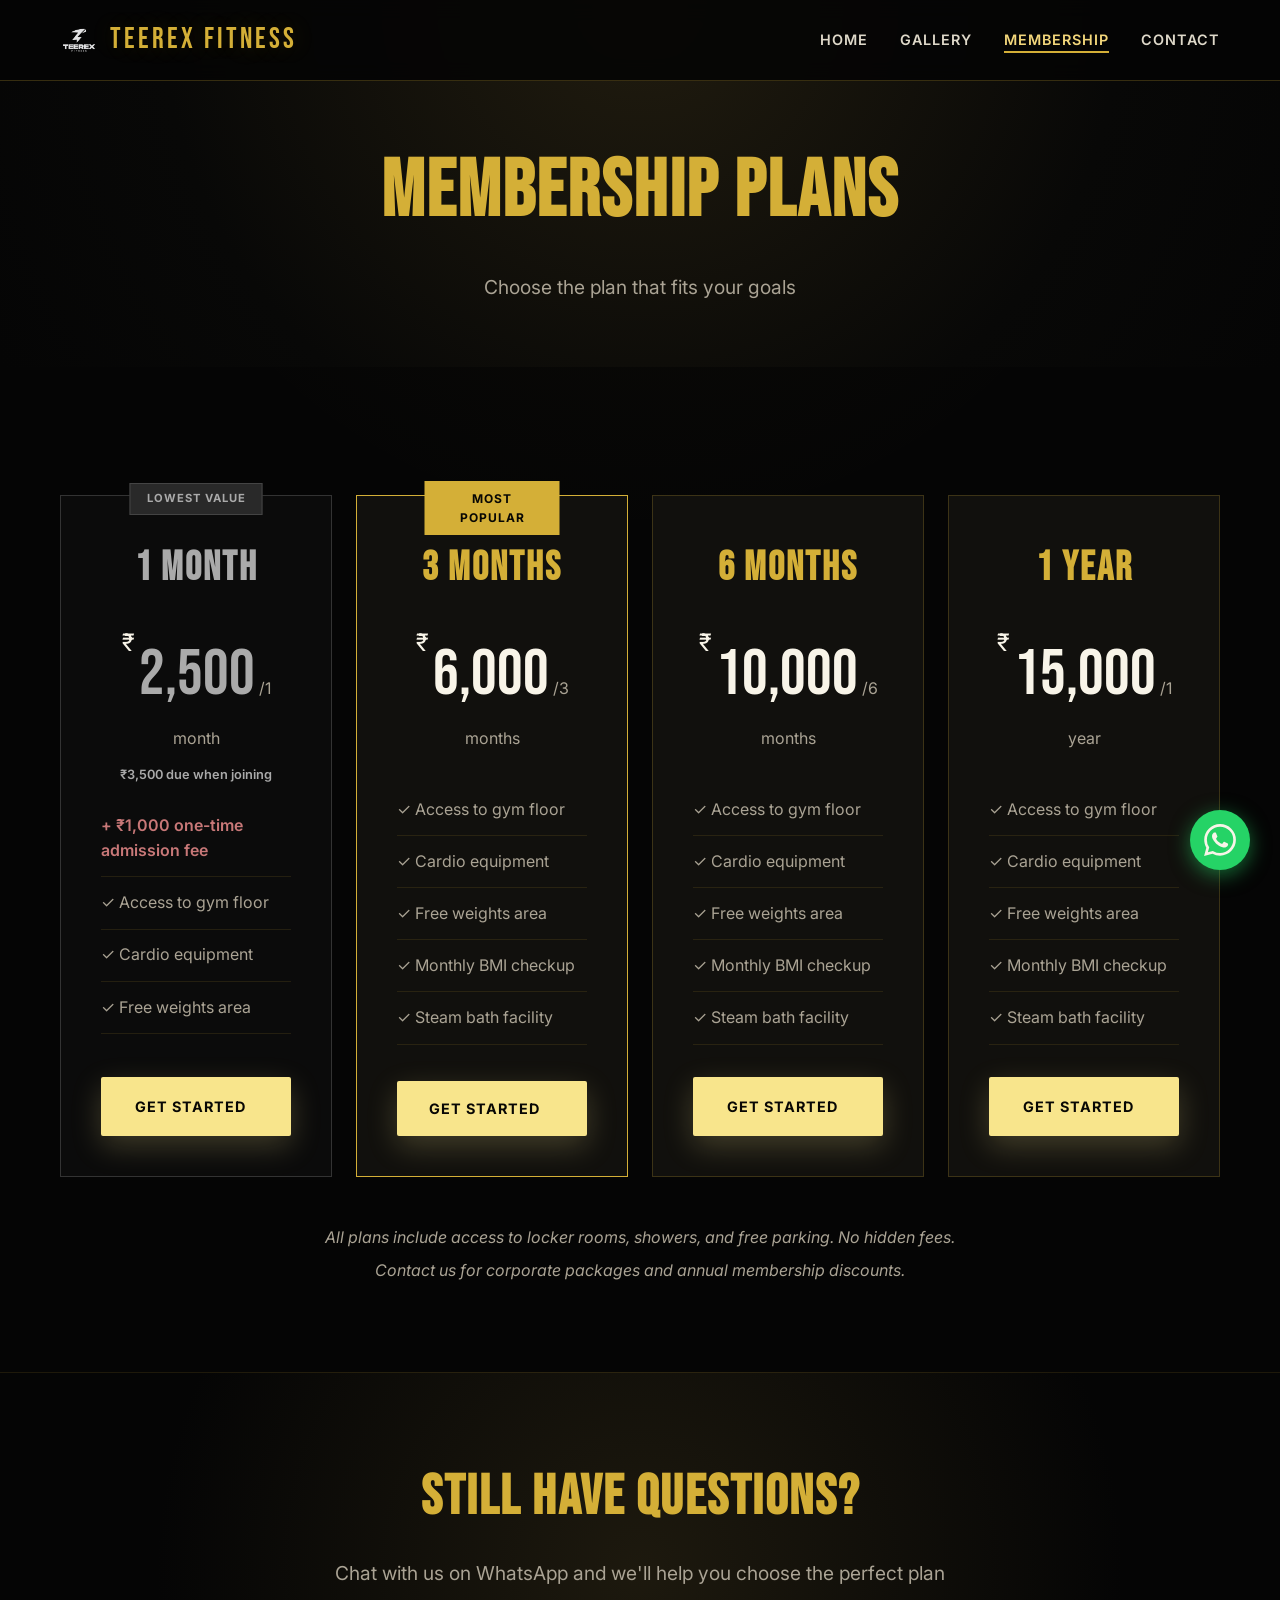
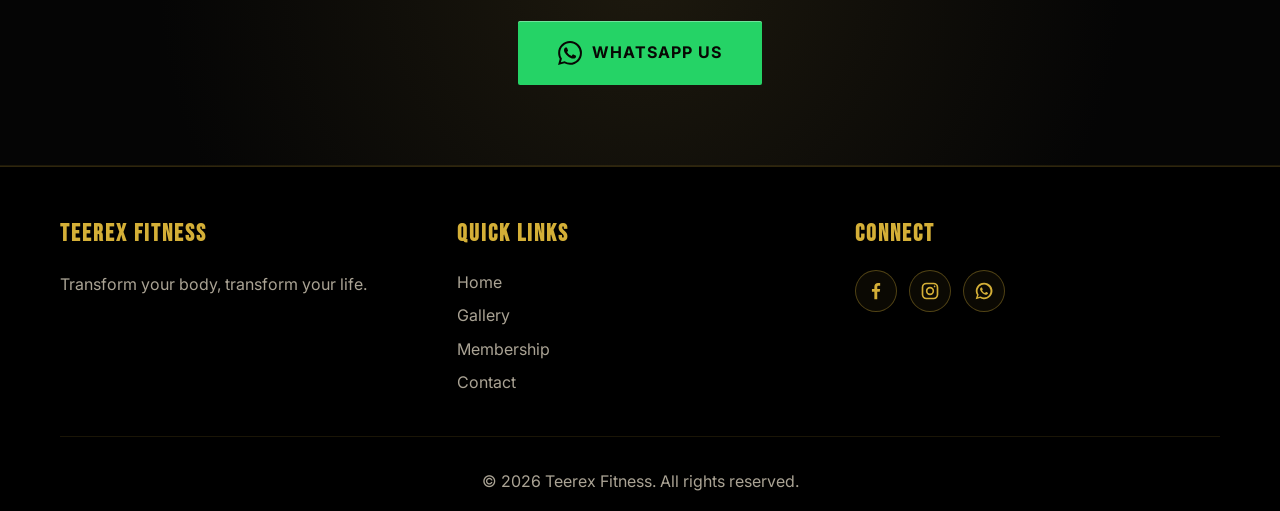
<file: membership.html>
<!DOCTYPE html>
<html lang="en">
<head>
    <meta charset="UTF-8">
    <meta name="viewport" content="width=device-width, initial-scale=1.0">
    <title>Membership Plans - Teerex Fitness</title>
    <link rel="stylesheet" href="style.css">
    <link rel="preconnect" href="https://fonts.googleapis.com">
    <link rel="preconnect" href="https://fonts.gstatic.com" crossorigin>
    <link href="https://fonts.googleapis.com/css2?family=Bebas+Neue&family=Inter:wght@400;600;700&display=swap" rel="stylesheet">
</head>
<body class="membership-page">
    <!-- Sticky Navigation -->
    <nav class="navbar" id="navbar">
        <div class="container nav-container">
            <div class="logo">
                <img src="images/GymLogo-transparent.png" alt="Teerex Fitness logo">
                <span>TEEREX FITNESS</span>
            </div>
            <button class="hamburger" id="hamburger" aria-label="Toggle menu">
                <span></span>
                <span></span>
                <span></span>
            </button>
            <ul class="nav-links" id="navLinks">
                <li><a href="index.html">Home</a></li>
                <li><a href="gallery.html">Gallery</a></li>
                <li><a href="membership.html" class="active">Membership</a></li>
                <li><a href="contact.html">Contact</a></li>
            </ul>
        </div>
    </nav>

    <!-- Page Header -->
    <section class="page-header">
        <div class="container">
            <h1 class="page-title">MEMBERSHIP PLANS</h1>
            <p class="page-subtitle">Choose the plan that fits your goals</p>
        </div>
    </section>

    <!-- Pricing Cards -->
    <section class="section pricing-section">
        <div class="container">
            <div class="pricing-grid">
                <div class="pricing-card low-value">
                    <span class="value-badge">LOWEST VALUE</span>
                    <h3 class="plan-name">1 MONTH</h3>
                    <div class="plan-price">
                        <span class="currency">₹</span>
                        <span class="amount">2,500</span>
                        <span class="period">/1 month</span>
                    </div>
                    <p class="first-payment">₹3,500 due when joining</p>
                    <ul class="plan-features">
                        <li class="fee-item">+ ₹1,000 one-time admission fee</li>
                        <li>✓ Access to gym floor</li>
                        <li>✓ Cardio equipment</li>
                        <li>✓ Free weights area</li>
                    </ul>
                    <a href="https://wa.me/918075090903?text=I'm%20interested%20in%20the%201-month%20membership%20plan%20with%20the%20one-time%20₹1,000%20admission%20fee" class="btn btn-secondary get-started-btn" target="_blank">
                        Get Started
                    </a>
                </div>

                <div class="pricing-card featured">
                    <span class="popular-badge">MOST POPULAR</span>
                    <h3 class="plan-name">3 MONTHS</h3>
                    <div class="plan-price">
                        <span class="currency">₹</span>
                        <span class="amount">6,000</span>
                        <span class="period">/3 months</span>
                    </div>
                    <ul class="plan-features">
                        <li>✓ Access to gym floor</li>
                        <li>✓ Cardio equipment</li>
                        <li>✓ Free weights area</li>
                        <li>✓ Monthly BMI checkup</li>
                        <li>✓ Steam bath facility</li>
                    </ul>
                    <a href="https://wa.me/918075090903?text=I'm%20interested%20in%20the%203-month%20membership%20plan" class="btn btn-primary get-started-btn" target="_blank">
                        Get Started
                    </a>
                </div>

                <div class="pricing-card">
                    <h3 class="plan-name">6 MONTHS</h3>
                    <div class="plan-price">
                        <span class="currency">₹</span>
                        <span class="amount">10,000</span>
                        <span class="period">/6 months</span>
                    </div>
                    <ul class="plan-features">
                        <li>✓ Access to gym floor</li>
                        <li>✓ Cardio equipment</li>
                        <li>✓ Free weights area</li>
                        <li>✓ Monthly BMI checkup</li>
                        <li>✓ Steam bath facility</li>
                    </ul>
                    <a href="https://wa.me/918075090903?text=I'm%20interested%20in%20the%206-month%20membership%20plan" class="btn btn-secondary get-started-btn" target="_blank">
                        Get Started
                    </a>
                </div>

                <div class="pricing-card">
                    <h3 class="plan-name">1 YEAR</h3>
                    <div class="plan-price">
                        <span class="currency">₹</span>
                        <span class="amount">15,000</span>
                        <span class="period">/1 year</span>
                    </div>
                    <ul class="plan-features">
                        <li>✓ Access to gym floor</li>
                        <li>✓ Cardio equipment</li>
                        <li>✓ Free weights area</li>
                        <li>✓ Monthly BMI checkup</li>
                        <li>✓ Steam bath facility</li>
                    </ul>
                    <a href="https://wa.me/918075090903?text=I'm%20interested%20in%20the%201-year%20membership%20plan" class="btn btn-secondary get-started-btn" target="_blank">
                        Get Started
                    </a>
                </div>
            </div>

            <div class="pricing-note">
                <p>All plans include access to locker rooms, showers, and free parking. No hidden fees.</p>
                <p>Contact us for corporate packages and annual membership discounts.</p>
            </div>
        </div>
    </section>

    <!-- CTA Section -->
    <section class="cta-section">
        <div class="container">
            <h2>STILL HAVE QUESTIONS?</h2>
            <p>Chat with us on WhatsApp and we'll help you choose the perfect plan</p>
            <a href="https://wa.me/918075090903" class="btn btn-primary btn-large" target="_blank">
                <svg width="24" height="24" viewBox="0 0 24 24" fill="currentColor">
                    <path d="M17.472 14.382c-.297-.149-1.758-.867-2.03-.967-.273-.099-.471-.148-.67.15-.197.297-.767.966-.94 1.164-.173.199-.347.223-.644.075-.297-.15-1.255-.463-2.39-1.475-.883-.788-1.48-1.761-1.653-2.059-.173-.297-.018-.458.13-.606.134-.133.298-.347.446-.52.149-.174.198-.298.298-.497.099-.198.05-.371-.025-.52-.075-.149-.669-1.612-.916-2.207-.242-.579-.487-.5-.669-.51-.173-.008-.371-.01-.57-.01-.198 0-.52.074-.792.372-.272.297-1.04 1.016-1.04 2.479 0 1.462 1.065 2.875 1.213 3.074.149.198 2.096 3.2 5.077 4.487.709.306 1.262.489 1.694.625.712.227 1.36.195 1.871.118.571-.085 1.758-.719 2.006-1.413.248-.694.248-1.289.173-1.413-.074-.124-.272-.198-.57-.347m-5.421 7.403h-.004a9.87 9.87 0 01-5.031-1.378l-.361-.214-3.741.982.998-3.648-.235-.374a9.86 9.86 0 01-1.51-5.26c.001-5.45 4.436-9.884 9.888-9.884 2.64 0 5.122 1.03 6.988 2.898a9.825 9.825 0 012.893 6.994c-.003 5.45-4.437 9.884-9.885 9.884m8.413-18.297A11.815 11.815 0 0012.05 0C5.495 0 .16 5.335.157 11.892c0 2.096.547 4.142 1.588 5.945L.057 24l6.305-1.654a11.882 11.882 0 005.683 1.448h.005c6.554 0 11.89-5.335 11.893-11.893a11.821 11.821 0 00-3.48-8.413z"/>
                </svg>
                WhatsApp Us
            </a>
        </div>
    </section>

    <!-- Sticky WhatsApp Button -->
    <a href="https://wa.me/918075090903" class="whatsapp-sticky" target="_blank" aria-label="Contact us on WhatsApp">
        <svg width="32" height="32" viewBox="0 0 24 24" fill="currentColor">
            <path d="M17.472 14.382c-.297-.149-1.758-.867-2.03-.967-.273-.099-.471-.148-.67.15-.197.297-.767.966-.94 1.164-.173.199-.347.223-.644.075-.297-.15-1.255-.463-2.39-1.475-.883-.788-1.48-1.761-1.653-2.059-.173-.297-.018-.458.13-.606.134-.133.298-.347.446-.52.149-.174.198-.298.298-.497.099-.198.05-.371-.025-.52-.075-.149-.669-1.612-.916-2.207-.242-.579-.487-.5-.669-.51-.173-.008-.371-.01-.57-.01-.198 0-.52.074-.792.372-.272.297-1.04 1.016-1.04 2.479 0 1.462 1.065 2.875 1.213 3.074.149.198 2.096 3.2 5.077 4.487.709.306 1.262.489 1.694.625.712.227 1.36.195 1.871.118.571-.085 1.758-.719 2.006-1.413.248-.694.248-1.289.173-1.413-.074-.124-.272-.198-.57-.347m-5.421 7.403h-.004a9.87 9.87 0 01-5.031-1.378l-.361-.214-3.741.982.998-3.648-.235-.374a9.86 9.86 0 01-1.51-5.26c.001-5.45 4.436-9.884 9.888-9.884 2.64 0 5.122 1.03 6.988 2.898a9.825 9.825 0 012.893 6.994c-.003 5.45-4.437 9.884-9.885 9.884m8.413-18.297A11.815 11.815 0 0012.05 0C5.495 0 .16 5.335.157 11.892c0 2.096.547 4.142 1.588 5.945L.057 24l6.305-1.654a11.882 11.882 0 005.683 1.448h.005c6.554 0 11.89-5.335 11.893-11.893a11.821 11.821 0 00-3.48-8.413z"/>
        </svg>
    </a>

    <!-- Footer -->
    <footer class="footer">
        <div class="container">
            <div class="footer-content">
                <div class="footer-section">
                    <h4>TEEREX FITNESS</h4>
                    <p>Transform your body, transform your life.</p>
                </div>
                <div class="footer-section">
                    <h4>Quick Links</h4>
                    <ul>
                        <li><a href="index.html">Home</a></li>
                        <li><a href="gallery.html">Gallery</a></li>
                        <li><a href="membership.html">Membership</a></li>
                        <li><a href="contact.html">Contact</a></li>
                    </ul>
                </div>
                <div class="footer-section">
                    <h4>Connect</h4>
                    <div class="social-icons">
                        <!-- REPLACE: Add your actual Facebook and Instagram profile links -->
                        <a href="https://www.facebook.com/share/1c6NTi8Nqt/?mibextid=wwXIfr" aria-label="Facebook">
                            <svg viewBox="0 0 24 24" aria-hidden="true"><path d="M13.5 22v-9h3l.45-3.5H13.5V7.26c0-1.01.28-1.7 1.73-1.7H17V2.43c-.31-.04-1.37-.13-2.61-.13-2.58 0-4.35 1.58-4.35 4.48V9.5H7.12V13h2.92v9h3.46Z"/></svg>
                        </a>
                        <a href="https://www.instagram.com/teerexfitness/" aria-label="Instagram">
                            <svg viewBox="0 0 24 24" aria-hidden="true"><path d="M7.75 2h8.5A5.76 5.76 0 0 1 22 7.75v8.5A5.76 5.76 0 0 1 16.25 22h-8.5A5.76 5.76 0 0 1 2 16.25v-8.5A5.76 5.76 0 0 1 7.75 2Zm0 2A3.75 3.75 0 0 0 4 7.75v8.5A3.75 3.75 0 0 0 7.75 20h8.5A3.75 3.75 0 0 0 20 16.25v-8.5A3.75 3.75 0 0 0 16.25 4h-8.5ZM17.5 5.5a1 1 0 1 1 0 2 1 1 0 0 1 0-2ZM12 7a5 5 0 1 1 0 10 5 5 0 0 1 0-10Zm0 2a3 3 0 1 0 0 6 3 3 0 0 0 0-6Z"/></svg>
                        </a>
                        <a href="https://wa.me/918075090903" target="_blank" rel="noopener noreferrer" aria-label="WhatsApp">
                            <svg viewBox="0 0 24 24" aria-hidden="true"><path d="M12.04 2a9.84 9.84 0 0 0-8.42 14.93L2 22l5.23-1.56A9.9 9.9 0 1 0 12.04 2Zm0 17.8a7.8 7.8 0 0 1-3.97-1.09l-.28-.17-3.1.92.94-3.02-.19-.3A7.75 7.75 0 1 1 12.04 19.8Zm4.27-5.82c-.23-.12-1.38-.68-1.6-.76-.21-.08-.37-.12-.52.12-.16.23-.61.76-.74.92-.14.15-.27.17-.51.05-.23-.12-.99-.36-1.88-1.16a7.03 7.03 0 0 1-1.3-1.62c-.14-.23-.02-.36.1-.48.11-.1.24-.27.35-.41.12-.13.16-.23.24-.39.08-.15.04-.29-.02-.41-.06-.12-.53-1.27-.72-1.74-.19-.46-.39-.39-.53-.4h-.45c-.15 0-.41.06-.62.29-.22.24-.82.8-.82 1.95 0 1.15.84 2.26.95 2.42.12.15 1.65 2.52 4 3.53.56.24.99.38 1.33.49.56.18 1.07.15 1.48.09.45-.07 1.38-.57 1.58-1.11.19-.55.19-1.02.13-1.11-.06-.1-.22-.16-.45-.28Z"/></svg>
                        </a>
                    </div>
                </div>
            </div>
            <div class="footer-bottom">
                <p>&copy; 2026 Teerex Fitness. All rights reserved.</p>
            </div>
        </div>
    </footer>

    <script src="main.js"></script>
</body>
</html>
</file>
<file: style.css>
/* ===================================
   TEEREX FITNESS - GLOBAL STYLES
   =================================== */

/* CSS Variables */
:root {
    --bg-dark: #050505;
    --bg-card: #11100d;
    --bg-elevated: #181611;
    --text-light: #f8f4e8;
    --text-gray: #aaa394;
    --accent: #d4af37;
    --accent-light: #f3d77b;
    --accent-hover: #b89224;
    --gold-rgb: 212, 175, 55;
    /* Replace this URL with your final hero image, e.g. url('images/hero-gym.jpg') */
    --hero-image: url('https://images.unsplash.com/photo-1534438327276-14e5300c3a48?auto=format&fit=crop&w=2000&q=85');
    --transition: all 0.3s ease;
}

/* Reset & Base Styles */
* {
    margin: 0;
    padding: 0;
    box-sizing: border-box;
}

html {
    scroll-behavior: smooth;
}

body {
    font-family: 'Inter', sans-serif;
    background-color: var(--bg-dark);
    color: var(--text-light);
    line-height: 1.6;
    overflow-x: hidden;
    background-image: radial-gradient(circle at 50% 0%, rgba(var(--gold-rgb), 0.045), transparent 34rem);
}

h1, h2, h3, h4, h5, h6 {
    font-family: 'Bebas Neue', sans-serif;
    letter-spacing: 2px;
}

a {
    text-decoration: none;
    color: inherit;
    transition: var(--transition);
}

img {
    max-width: 100%;
    height: auto;
    display: block;
}

/* Container */
.container {
    max-width: 1200px;
    margin: 0 auto;
    padding: 0 20px;
}

/* ===================================
   NAVIGATION
   =================================== */

.navbar {
    position: fixed;
    top: 0;
    left: 0;
    right: 0;
    background-color: rgba(5, 5, 5, 0.9);
    backdrop-filter: blur(10px);
    z-index: 1000;
    padding: 1rem 0;
    border-bottom: 1px solid rgba(var(--gold-rgb), 0.24);
    box-shadow: 0 12px 35px rgba(0, 0, 0, 0.35);
}

.nav-container {
    display: flex;
    justify-content: space-between;
    align-items: center;
}

.logo {
    font-family: 'Bebas Neue', sans-serif;
    font-size: 1.8rem;
    letter-spacing: 3px;
    color: var(--accent);
    text-shadow: 0 0 24px rgba(var(--gold-rgb), 0.2);
    display: flex;
    align-items: center;
    gap: 0.75rem;
}

.logo img {
    width: 38px;
    height: 48px;
    object-fit: cover;
    display: block;
    filter: invert(1);
}

.nav-links {
    display: flex;
    list-style: none;
    gap: 2rem;
}

.nav-links a {
    font-weight: 600;
    text-transform: uppercase;
    font-size: 0.9rem;
    letter-spacing: 1px;
    position: relative;
    color: #ded8c9;
}

.nav-links a::after {
    content: '';
    position: absolute;
    bottom: -5px;
    left: 0;
    width: 0;
    height: 2px;
    background-color: var(--accent);
    transition: var(--transition);
}

.nav-links a:hover::after,
.nav-links a.active::after {
    width: 100%;
}

.nav-links a:hover,
.nav-links a.active {
    color: var(--accent-light);
}

.hamburger {
    display: none;
    flex-direction: column;
    gap: 5px;
    background: none;
    border: none;
    cursor: pointer;
    padding: 5px;
}

.hamburger span {
    width: 25px;
    height: 3px;
    background-color: var(--text-light);
    transition: var(--transition);
}

/* ===================================
   HERO SECTION
   =================================== */

.hero {
    height: 100vh;
    display: flex;
    align-items: center;
    justify-content: center;
    text-align: center;
    position: relative;
    background-image:
        linear-gradient(90deg, rgba(3, 3, 3, 0.88), rgba(5, 5, 5, 0.52), rgba(3, 3, 3, 0.88)),
        linear-gradient(0deg, rgba(3, 3, 3, 0.7), rgba(212, 175, 55, 0.08)),
        var(--hero-image);
    background-size: cover;
    background-position: center;
    background-repeat: no-repeat;
    background-color: #050505;
    overflow: hidden;
}

.hero::before {
    content: '';
    position: absolute;
    top: 0;
    left: 0;
    right: 0;
    bottom: 0;
    background: 
        repeating-linear-gradient(
            90deg,
            transparent,
            transparent 50px,
            rgba(var(--gold-rgb), 0.045) 50px,
            rgba(var(--gold-rgb), 0.045) 51px
        );
}

.hero-overlay {
    position: absolute;
    top: 0;
    left: 0;
    right: 0;
    bottom: 0;
    background: radial-gradient(circle at center, transparent 0%, rgba(3, 3, 3, 0.82) 100%);
}

.hero-content {
    position: relative;
    z-index: 1;
}

.hero-logo {
    width: clamp(110px, 14vw, 170px);
    height: auto;
    margin: 0 auto 1.5rem;
    filter: invert(1);
    animation: fadeInUp 0.8s ease;
}

.hero-title {
    font-size: clamp(3rem, 10vw, 7rem);
    margin-bottom: 1rem;
    color: var(--accent);
    background: linear-gradient(110deg, #9f791b 5%, #f6df91 45%, #d4af37 68%, #8b6815 100%);
    -webkit-background-clip: text;
    background-clip: text;
    -webkit-text-fill-color: transparent;
    text-shadow: 0 10px 45px rgba(var(--gold-rgb), 0.18);
    animation: fadeInUp 1s ease;
}

.hero-tagline {
    font-size: clamp(1rem, 3vw, 1.5rem);
    margin-bottom: 2rem;
    font-weight: 600;
    letter-spacing: 2px;
    animation: fadeInUp 1s ease 0.2s both;
}

@keyframes fadeInUp {
    from {
        opacity: 0;
        transform: translateY(30px);
    }
    to {
        opacity: 1;
        transform: translateY(0);
    }
}

/* ===================================
   BUTTONS
   =================================== */

.btn {
    display: inline-flex;
    align-items: center;
    gap: 10px;
    padding: 1rem 2rem;
    font-weight: 700;
    text-transform: uppercase;
    letter-spacing: 1px;
    border: none;
    cursor: pointer;
    transition: var(--transition);
    font-size: 0.9rem;
    border-radius: 2px;
}

.btn-primary {
    background: linear-gradient(135deg, var(--accent-light), var(--accent));
    color: #080704;
    box-shadow: inset 0 1px 0 rgba(255, 255, 255, 0.35);
}

.btn-primary:hover {
    background-color: var(--accent-hover);
    transform: translateY(-2px);
    box-shadow: 0 10px 30px rgba(var(--gold-rgb), 0.28);
}

.btn-secondary {
    background-color: transparent;
    color: var(--text-light);
    border: 2px solid var(--accent);
}

.btn-secondary:hover {
    background-color: var(--accent);
    color: #080704;
    transform: translateY(-2px);
}

.btn-large {
    padding: 1.2rem 2.5rem;
    font-size: 1rem;
}

.btn-small {
    padding: 0.6rem 1.2rem;
    font-size: 0.85rem;
}

/* Match all WhatsApp call-to-action buttons to the sticky WhatsApp button. */
.btn[href*="wa.me"] {
    background: #25D366;
    color: #080704;
    border-color: #25D366;
}

.btn[href*="wa.me"]:hover {
    background: #25D366;
    color: #080704;
    border-color: #25D366;
    box-shadow: 0 10px 30px rgba(37, 211, 102, 0.35);
}

.btn.get-started-btn,
.btn.get-started-btn:hover {
    background: #f8e58c;
    color: #080704;
    border-color: #f8e58c;
    box-shadow: 0 10px 30px rgba(248, 229, 140, 0.22);
}

/* ===================================
   SECTIONS
   =================================== */

.section {
    padding: 5rem 0;
}

.section-title {
    font-size: clamp(2.5rem, 5vw, 4rem);
    text-align: center;
    margin-bottom: 1rem;
    color: var(--accent);
}

.section-subtitle {
    text-align: center;
    font-size: 1.2rem;
    color: var(--text-gray);
    margin-bottom: 3rem;
}

.page-header {
    padding: 8rem 0 4rem;
    text-align: center;
    background: radial-gradient(circle at top, #211c0f 0%, #080807 65%, #050505 100%);
    border-bottom: 1px solid rgba(var(--gold-rgb), 0.12);
}

.page-title {
    font-size: clamp(3rem, 8vw, 5rem);
    color: var(--accent);
    margin-bottom: 1rem;
}

.page-subtitle {
    font-size: 1.2rem;
    color: var(--text-gray);
}

/* Remove only the divider below inner-page headings. */
.gallery-page .page-header,
.membership-page .page-header,
.contact-page .page-header {
    border-bottom: none;
}

/* ===================================
   FEATURE CARDS
   =================================== */

.features-grid {
    display: grid;
    grid-template-columns: repeat(auto-fit, minmax(250px, 1fr));
    gap: 2rem;
    margin-top: 3rem;
}

.feature-card {
    background-color: var(--bg-card);
    padding: 2rem;
    border: 1px solid rgba(var(--gold-rgb), 0.14);
    transition: var(--transition);
    text-align: center;
}

.feature-card:hover {
    transform: translateY(-10px);
    border-color: var(--accent);
    box-shadow: 0 16px 45px rgba(0, 0, 0, 0.55), 0 0 24px rgba(var(--gold-rgb), 0.08);
}

.feature-icon {
    display: flex;
    align-items: center;
    justify-content: center;
    width: 64px;
    height: 64px;
    margin: 0 auto 1.25rem;
}

.feature-icon img {
    width: 100%;
    height: 100%;
    object-fit: contain;
    opacity: 0.95;
    filter: brightness(0) saturate(100%) invert(72%) sepia(54%) saturate(740%) hue-rotate(5deg) brightness(94%) contrast(89%) drop-shadow(0 0 6px rgba(var(--gold-rgb), 0.25));
}

.feature-card h3 {
    font-size: 1.5rem;
    margin-bottom: 1rem;
    color: var(--accent);
}

.feature-card p {
    color: var(--text-gray);
    line-height: 1.8;
}

/* ===================================
   MOTIVATIONAL BANNER
   =================================== */

.motivational-banner {
    background: var(--bg-dark);
    color: var(--text-light);
    padding: 4rem 2rem;
    text-align: center;
    position: relative;
}

.quote {
    font-family: 'Bebas Neue', sans-serif;
    font-size: clamp(1.5rem, 4vw, 3rem);
    margin-bottom: 1rem;
    position: relative;
    z-index: 1;
    letter-spacing: 3px;
}

.quote-author {
    font-size: 1.2rem;
    font-weight: 600;
    position: relative;
    z-index: 1;
}

/* ===================================
   MEMBERSHIP TEASER
   =================================== */

.membership-teaser {
    background-color: var(--bg-card);
}

/* ===================================
   TESTIMONIALS SECTION
   =================================== */

.testimonials-section {
    background-color: var(--bg-dark);
}

.testimonials-grid {
    display: grid;
    grid-template-columns: repeat(auto-fit, minmax(320px, 1fr));
    gap: 2rem;
    margin-top: 3rem;
}

.testimonial-card {
    background-color: var(--bg-card);
    padding: 2rem;
    border: 1px solid rgba(var(--gold-rgb), 0.14);
    border-left: 4px solid var(--accent);
    transition: var(--transition);
    display: flex;
    flex-direction: column;
    gap: 1.5rem;
}

.testimonial-card:hover {
    transform: translateY(-5px);
    border-color: var(--accent);
    box-shadow: 0 16px 45px rgba(0, 0, 0, 0.55), 0 0 24px rgba(var(--gold-rgb), 0.08);
}

.testimonial-stars {
    font-size: 1.2rem;
    color: var(--accent-light);
}

.testimonial-text {
    color: var(--text-gray);
    line-height: 1.8;
    font-style: italic;
    flex-grow: 1;
}

.testimonial-author {
    display: flex;
    align-items: center;
    gap: 1rem;
    padding-top: 1rem;
    border-top: 1px solid rgba(var(--gold-rgb), 0.14);
}

.author-avatar {
    width: 50px;
    height: 50px;
    background: linear-gradient(135deg, var(--accent-light) 0%, var(--accent-hover) 100%);
    color: #080704;
    border-radius: 50%;
    display: flex;
    align-items: center;
    justify-content: center;
    font-family: 'Bebas Neue', sans-serif;
    font-size: 1.2rem;
    font-weight: bold;
    flex-shrink: 0;
}

.author-info h4 {
    font-size: 1.1rem;
    color: var(--text-light);
    margin-bottom: 0.2rem;
}

.author-info p {
    font-size: 0.85rem;
    color: var(--text-gray);
}

/* ===================================
   MEMBERSHIP TEASER (CONTINUED)
   =================================== */

.teaser-cards {
    display: grid;
    grid-template-columns: repeat(auto-fit, minmax(250px, 1fr));
    gap: 2rem;
    margin: 3rem 0;
}

.teaser-card {
    background-color: var(--bg-dark);
    padding: 2rem;
    border: 1px solid rgba(var(--gold-rgb), 0.22);
    text-align: center;
    transition: var(--transition);
    position: relative;
}

.teaser-card.featured {
    border-color: var(--accent);
    transform: scale(1.05);
}

.teaser-card:hover {
    transform: translateY(-10px) scale(1.05);
    border-color: var(--accent);
}

.teaser-card h3 {
    font-size: 2rem;
    color: var(--accent);
    margin-bottom: 1rem;
}

.badge {
    position: absolute;
    top: -15px;
    right: 20px;
    background-color: var(--accent);
    color: #080704;
    padding: 0.5rem 1rem;
    font-size: 0.75rem;
    font-weight: 700;
    letter-spacing: 1px;
}

/* ===================================
   TRAINERS PAGE
   =================================== */

.trainers-grid {
    display: grid;
    grid-template-columns: repeat(auto-fit, minmax(300px, 1fr));
    gap: 2rem;
}

.trainer-card {
    background-color: var(--bg-card);
    overflow: hidden;
    border: 1px solid rgba(var(--gold-rgb), 0.14);
    transition: var(--transition);
}

.trainer-card:hover {
    transform: translateY(-10px);
    border-color: var(--accent);
    box-shadow: 0 18px 50px rgba(0, 0, 0, 0.6), 0 0 28px rgba(var(--gold-rgb), 0.1);
}

.trainer-image {
    width: 100%;
    height: 400px;
    overflow: hidden;
}

.trainer-image img {
    width: 100%;
    height: 100%;
    object-fit: cover;
    transition: var(--transition);
}

.trainer-card:hover .trainer-image img {
    transform: scale(1.1);
}

.trainer-info {
    padding: 1.5rem;
}

.trainer-info h3 {
    font-size: 1.8rem;
    color: var(--accent);
    margin-bottom: 0.5rem;
}

.trainer-specialty {
    color: var(--text-gray);
    font-weight: 600;
    text-transform: uppercase;
    font-size: 0.9rem;
    letter-spacing: 1px;
    margin-bottom: 1rem;
}

.trainer-bio {
    color: var(--text-gray);
    line-height: 1.8;
}

/* ===================================
   GALLERY PAGE
   =================================== */

.gallery-grid {
    display: grid;
    grid-template-columns: repeat(3, minmax(0, 1fr));
    grid-auto-rows: 260px;
    gap: 1rem;
    grid-auto-flow: dense;
}

.gallery-item {
    overflow: hidden;
    position: relative;
    cursor: pointer;
    border: 1px solid rgba(var(--gold-rgb), 0.14);
}

.gallery-item.tall {
    grid-row: span 2;
}

.gallery-item.wide {
    grid-column: span 2;
}

.gallery-item img {
    width: 100%;
    height: 100%;
    object-fit: cover;
    transition: var(--transition);
}

.gallery-item:hover img {
    transform: scale(1.1);
    filter: brightness(0.7);
}

.gallery-item:hover {
    border-color: rgba(var(--gold-rgb), 0.65);
    box-shadow: 0 14px 38px rgba(0, 0, 0, 0.6);
}

/* ===================================
   MEMBERSHIP PAGE
   =================================== */

.pricing-grid {
    display: grid;
    grid-template-columns: repeat(4, minmax(0, 1fr));
    gap: 1.5rem;
    margin-top: 3rem;
    align-items: stretch;
}

.pricing-card {
    background-color: var(--bg-card);
    padding: 2.5rem;
    border: 1px solid rgba(var(--gold-rgb), 0.22);
    text-align: center;
    transition: var(--transition);
    position: relative;
    display: flex;
    flex-direction: column;
    min-width: 0;
}

.pricing-card.featured {
    border-color: var(--accent);
    transform: scale(1.05);
}

.pricing-card:hover {
    transform: translateY(-10px) scale(1.05);
    border-color: var(--accent);
    box-shadow: 0 18px 50px rgba(0, 0, 0, 0.62), 0 0 28px rgba(var(--gold-rgb), 0.1);
}

.popular-badge {
    position: absolute;
    top: -15px;
    left: 50%;
    transform: translateX(-50%);
    background-color: var(--accent);
    color: #080704;
    padding: 0.5rem 1.5rem;
    font-size: 0.75rem;
    font-weight: 700;
    letter-spacing: 1px;
}

.value-badge {
    position: absolute;
    top: -13px;
    left: 50%;
    transform: translateX(-50%);
    padding: 0.4rem 1rem;
    background: #292929;
    color: #aaa;
    border: 1px solid #444;
    font-size: 0.7rem;
    font-weight: 700;
    letter-spacing: 1px;
    white-space: nowrap;
}

.pricing-card.low-value {
    background: #0b0b0b;
    border-color: #333;
}

.pricing-card.low-value:hover {
    border-color: #555;
    box-shadow: none;
}

.pricing-card.low-value .plan-name,
.pricing-card.low-value .amount {
    color: #aaa;
}

.first-payment {
    min-height: 1.4rem;
    margin: -1.15rem 0 0.75rem;
    color: #a9a9a9;
    font-size: 0.8rem;
    font-weight: 600;
}

.plan-features .fee-item {
    color: #c87878;
    font-weight: 600;
}

.plan-name {
    font-size: 2.5rem;
    color: var(--accent);
    margin-bottom: 1.5rem;
}

.plan-price {
    margin-bottom: 2rem;
}

.currency {
    font-size: 1.5rem;
    vertical-align: top;
}

.amount {
    font-family: 'Bebas Neue', sans-serif;
    font-size: 4rem;
    color: var(--text-light);
}

.period {
    font-size: 1rem;
    color: var(--text-gray);
}

.plan-features {
    list-style: none;
    text-align: left;
    margin-bottom: 2rem;
    flex-grow: 1;
}

.plan-features li {
    padding: 0.8rem 0;
    border-bottom: 1px solid rgba(var(--gold-rgb), 0.12);
    color: var(--text-gray);
}

.pricing-note {
    text-align: center;
    margin-top: 3rem;
    color: var(--text-gray);
    font-style: italic;
}

.pricing-note p {
    margin-bottom: 0.5rem;
}

@media (max-width: 1100px) {
    .pricing-grid {
        grid-template-columns: repeat(2, minmax(0, 1fr));
    }
}

/* ===================================
   CONTACT PAGE
   =================================== */

.contact-grid {
    display: grid;
    grid-template-columns: repeat(2, minmax(0, 1fr));
    gap: 3rem;
}

.contact-info,
.contact-map,
.contact-item > div:last-child {
    min-width: 0;
}

.contact-info h2 {
    font-size: 2.5rem;
    color: var(--accent);
    margin-bottom: 2rem;
}

.contact-item {
    display: flex;
    gap: 1.5rem;
    margin-bottom: 2rem;
    padding: 1.5rem;
    background-color: var(--bg-card);
    border: 1px solid rgba(var(--gold-rgb), 0.14);
    transition: var(--transition);
}

.contact-item:hover {
    border-color: var(--accent);
    transform: translateX(10px);
}

.contact-icon {
    font-size: 2rem;
    flex-shrink: 0;
}

.contact-icon img {
    width: 32px;
    height: 32px;
    object-fit: contain;
    display: block;
}

.contact-item h3 {
    font-size: 1.3rem;
    color: var(--accent);
    margin-bottom: 0.5rem;
}

.contact-item p {
    color: var(--text-gray);
    line-height: 1.8;
}

.contact-item a {
    color: var(--text-light);
    overflow-wrap: anywhere;
}

.contact-item a:hover {
    color: var(--accent);
}

.contact-map h2 {
    font-size: 2.5rem;
    color: var(--accent);
    margin-bottom: 2rem;
}

.map-container {
    border: 1px solid rgba(var(--gold-rgb), 0.35);
    overflow: hidden;
    aspect-ratio: 4 / 3;
}

.map-container iframe {
    display: block;
    width: 100%;
    height: 100%;
}

.map-note {
    margin-top: 1rem;
    color: var(--text-gray);
    font-size: 0.9rem;
    font-style: italic;
}

/* ===================================
   CTA SECTION
   =================================== */

.cta-section {
    background: radial-gradient(circle at center, #1d190e 0%, var(--bg-dark) 72%);
    border-block: 1px solid rgba(var(--gold-rgb), 0.12);
    padding: 5rem 2rem;
    text-align: center;
}

.cta-section h2 {
    font-size: clamp(2rem, 5vw, 3.5rem);
    color: var(--accent);
    margin-bottom: 1rem;
}

.cta-section p {
    font-size: 1.2rem;
    color: var(--text-gray);
    margin-bottom: 2rem;
}

/* ===================================
   STICKY WHATSAPP BUTTON
   =================================== */

.whatsapp-sticky {
    position: fixed;
    bottom: 30px;
    right: 30px;
    width: 60px;
    height: 60px;
    background-color: #25D366;
    border-radius: 50%;
    display: flex;
    align-items: center;
    justify-content: center;
    box-shadow: 0 5px 20px rgba(37, 211, 102, 0.5);
    z-index: 999;
    transition: var(--transition);
}

.whatsapp-sticky:hover {
    transform: scale(1.1);
    box-shadow: 0 8px 30px rgba(37, 211, 102, 0.7);
}

/* ===================================
   FOOTER
   =================================== */

.footer {
    background-color: #000;
    padding: 3rem 0 1rem;
    border-top: 1px solid rgba(var(--gold-rgb), 0.22);
}

.footer-content {
    display: grid;
    grid-template-columns: repeat(auto-fit, minmax(250px, 1fr));
    gap: 2rem;
    margin-bottom: 2rem;
}

.footer-section h4 {
    font-size: 1.5rem;
    color: var(--accent);
    margin-bottom: 1rem;
}

.footer-section p {
    color: var(--text-gray);
    line-height: 1.8;
}

.footer-section ul {
    list-style: none;
}

.footer-section ul li {
    margin-bottom: 0.5rem;
}

.footer-section ul li a {
    color: var(--text-gray);
}

.footer-section ul li a:hover {
    color: var(--accent);
}

.social-icons {
    display: flex;
    gap: 0.75rem;
    margin-bottom: 1rem;
}

.social-icons a {
    width: 42px;
    height: 42px;
    display: inline-flex;
    align-items: center;
    justify-content: center;
    color: var(--accent);
    border: 1px solid rgba(var(--gold-rgb), 0.35);
    border-radius: 50%;
    background: rgba(var(--gold-rgb), 0.05);
    transition: var(--transition);
}

.social-icons svg {
    width: 20px;
    height: 20px;
    fill: currentColor;
}

.social-icons a:hover {
    color: #080704;
    background: linear-gradient(135deg, var(--accent-light), var(--accent));
    border-color: var(--accent-light);
    transform: translateY(-3px);
    box-shadow: 0 8px 22px rgba(var(--gold-rgb), 0.25);
}

.footer-bottom {
    text-align: center;
    padding-top: 2rem;
    border-top: 1px solid rgba(var(--gold-rgb), 0.12);
    color: var(--text-gray);
}

/* ===================================
   RESPONSIVE DESIGN
   =================================== */

@media (max-width: 768px) {
    .nav-links {
        position: fixed;
        top: 70px;
        left: -100%;
        flex-direction: column;
        background-color: rgba(5, 5, 5, 0.98);
        width: 100%;
        padding: 2rem;
        gap: 1rem;
        transition: var(--transition);
    }

    .nav-links.active {
        left: 0;
    }

    .hamburger {
        display: flex;
    }

    .hamburger.active span:nth-child(1) {
        transform: rotate(45deg) translate(8px, 8px);
    }

    .hamburger.active span:nth-child(2) {
        opacity: 0;
    }

    .hamburger.active span:nth-child(3) {
        transform: rotate(-45deg) translate(7px, -7px);
    }

    .contact-grid {
        grid-template-columns: 1fr;
        gap: 2.5rem;
    }

    .contact-item:hover {
        transform: none;
    }

    .gallery-item.wide {
        grid-column: span 1;
    }

    .gallery-grid {
        grid-template-columns: repeat(2, minmax(0, 1fr));
        grid-auto-rows: 220px;
    }

    .pricing-card.featured {
        transform: scale(1);
    }

    .whatsapp-sticky {
        bottom: 20px;
        right: 20px;
        width: 50px;
        height: 50px;
    }

    .whatsapp-sticky svg {
        width: 28px;
        height: 28px;
    }
}

@media (max-width: 480px) {
    .container {
        padding-inline: 16px;
    }

    .contact-page .page-header {
        padding: 6.5rem 0 2.75rem;
    }

    .contact-page .page-title {
        font-size: clamp(2.6rem, 15vw, 3.5rem);
        line-height: 1;
    }

    .contact-page .page-subtitle {
        font-size: 1rem;
        line-height: 1.5;
    }

    .contact-section {
        padding: 3rem 0;
    }

    .contact-info h2,
    .contact-map h2 {
        font-size: 2rem;
        margin-bottom: 1.25rem;
    }

    .contact-item {
        gap: 1rem;
        padding: 1.1rem;
        margin-bottom: 1rem;
    }

    .contact-icon img {
        width: 28px;
        height: 28px;
    }

    .contact-item .btn {
        width: 100%;
        justify-content: center;
        padding-inline: 1rem;
        margin-top: 0.25rem;
    }

    .map-container {
        aspect-ratio: 1 / 1;
    }

    .features-grid,
    .trainers-grid,
    .gallery-grid,
    .pricing-grid {
        grid-template-columns: 1fr;
    }

    .gallery-item.tall {
        grid-row: span 1;
    }

    .gallery-grid {
        grid-auto-rows: 240px;
    }
}
</file>
